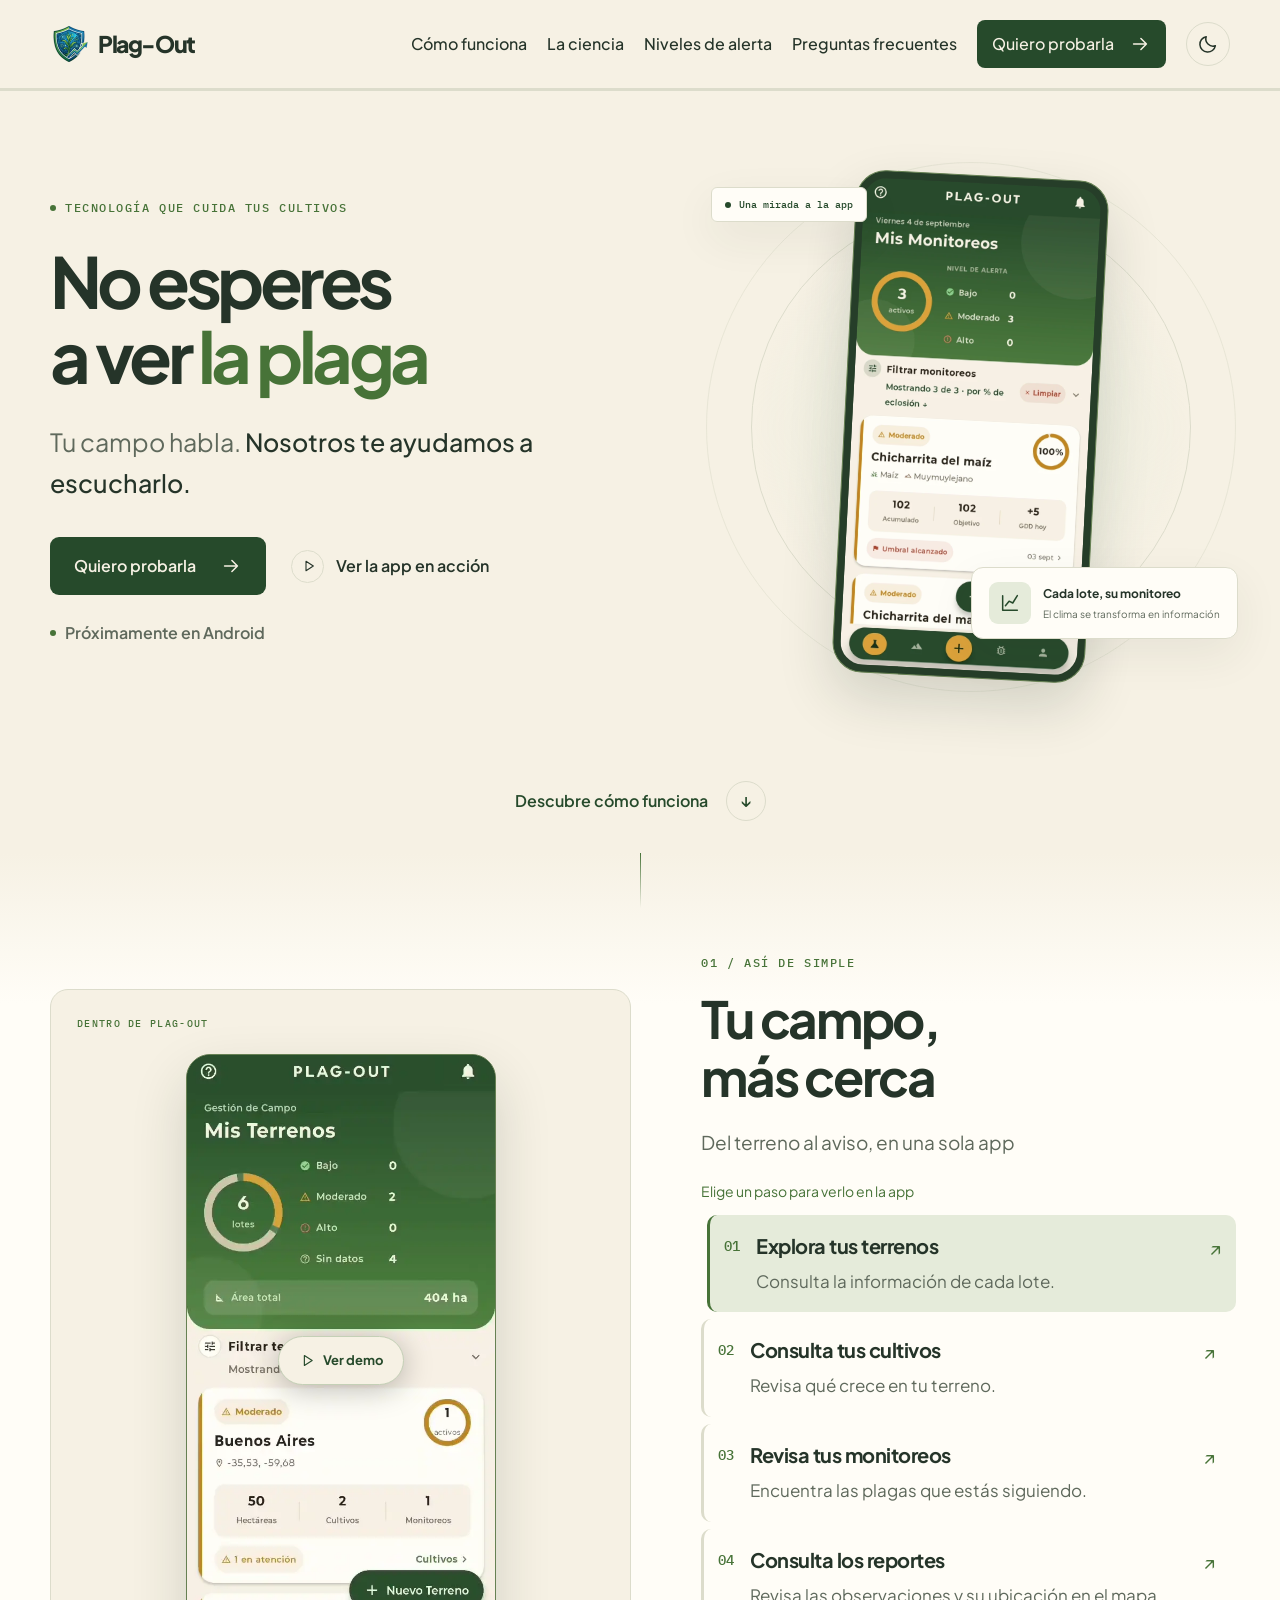
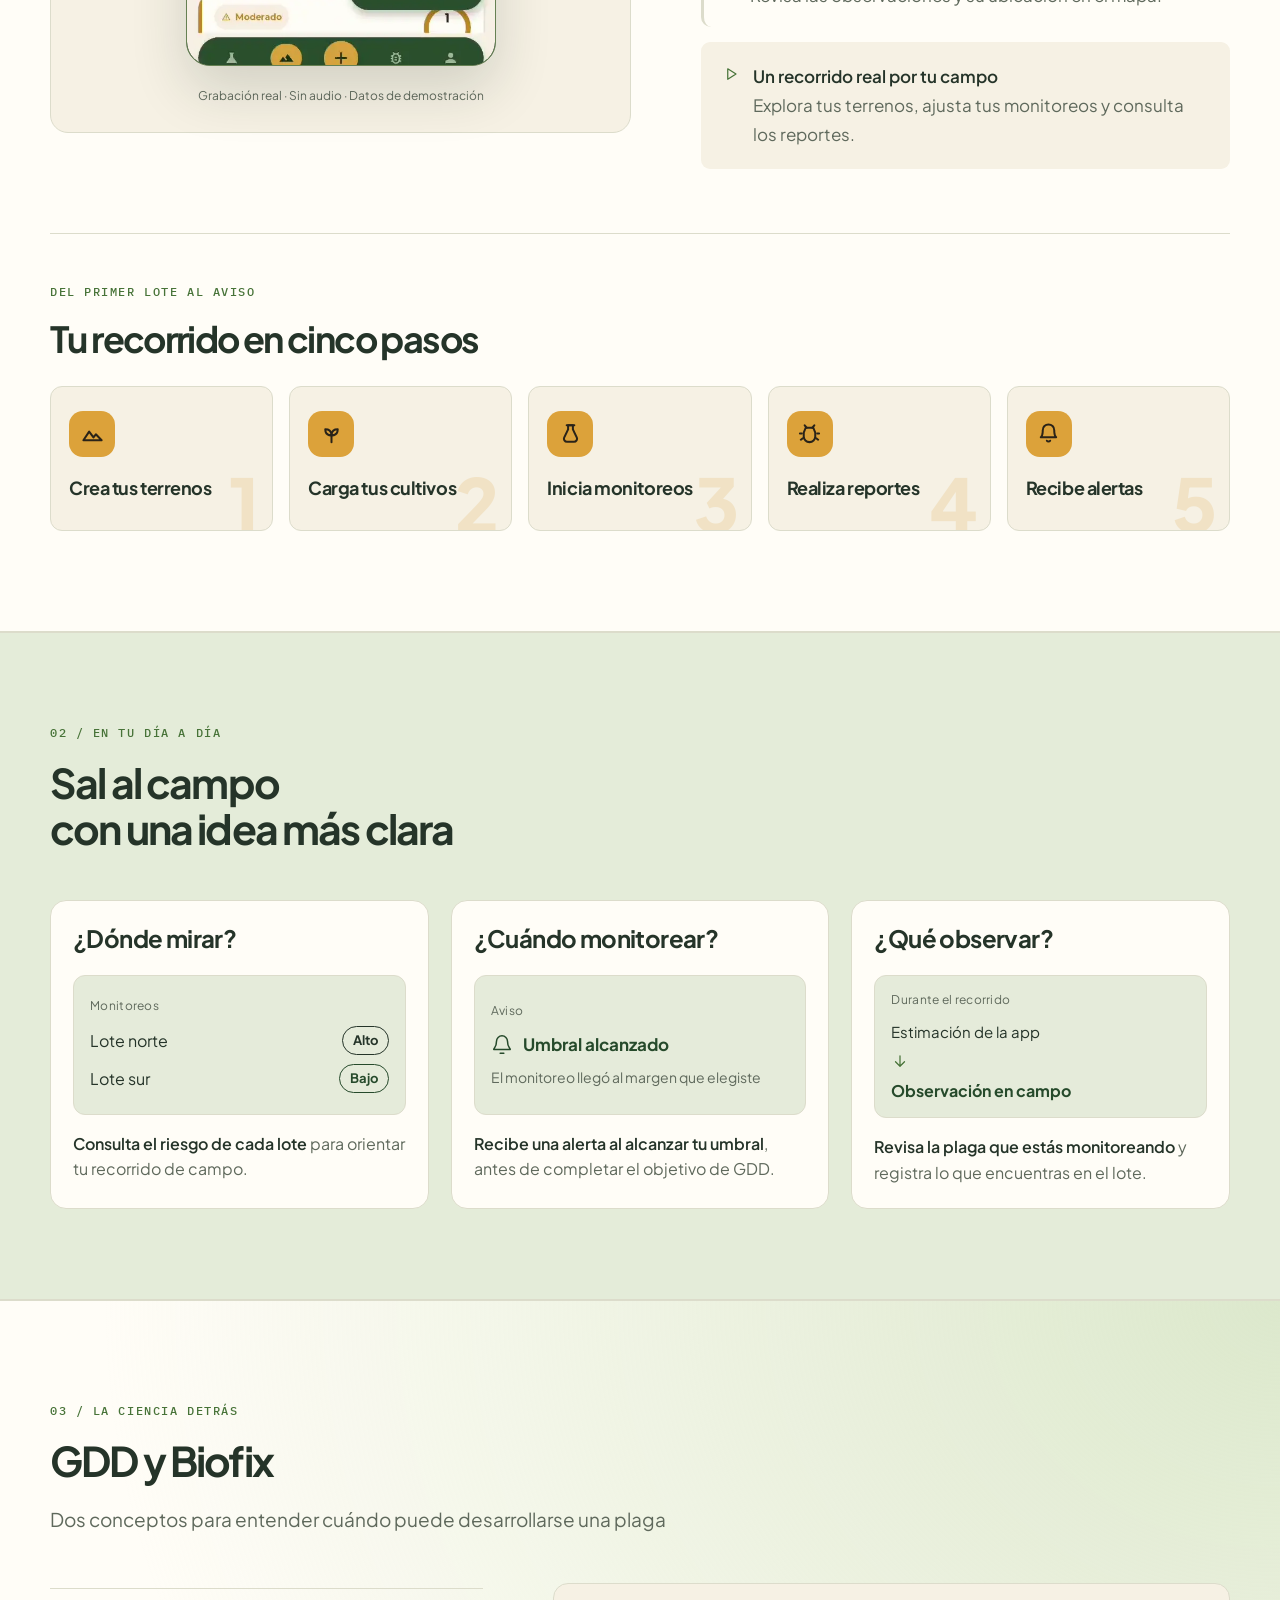
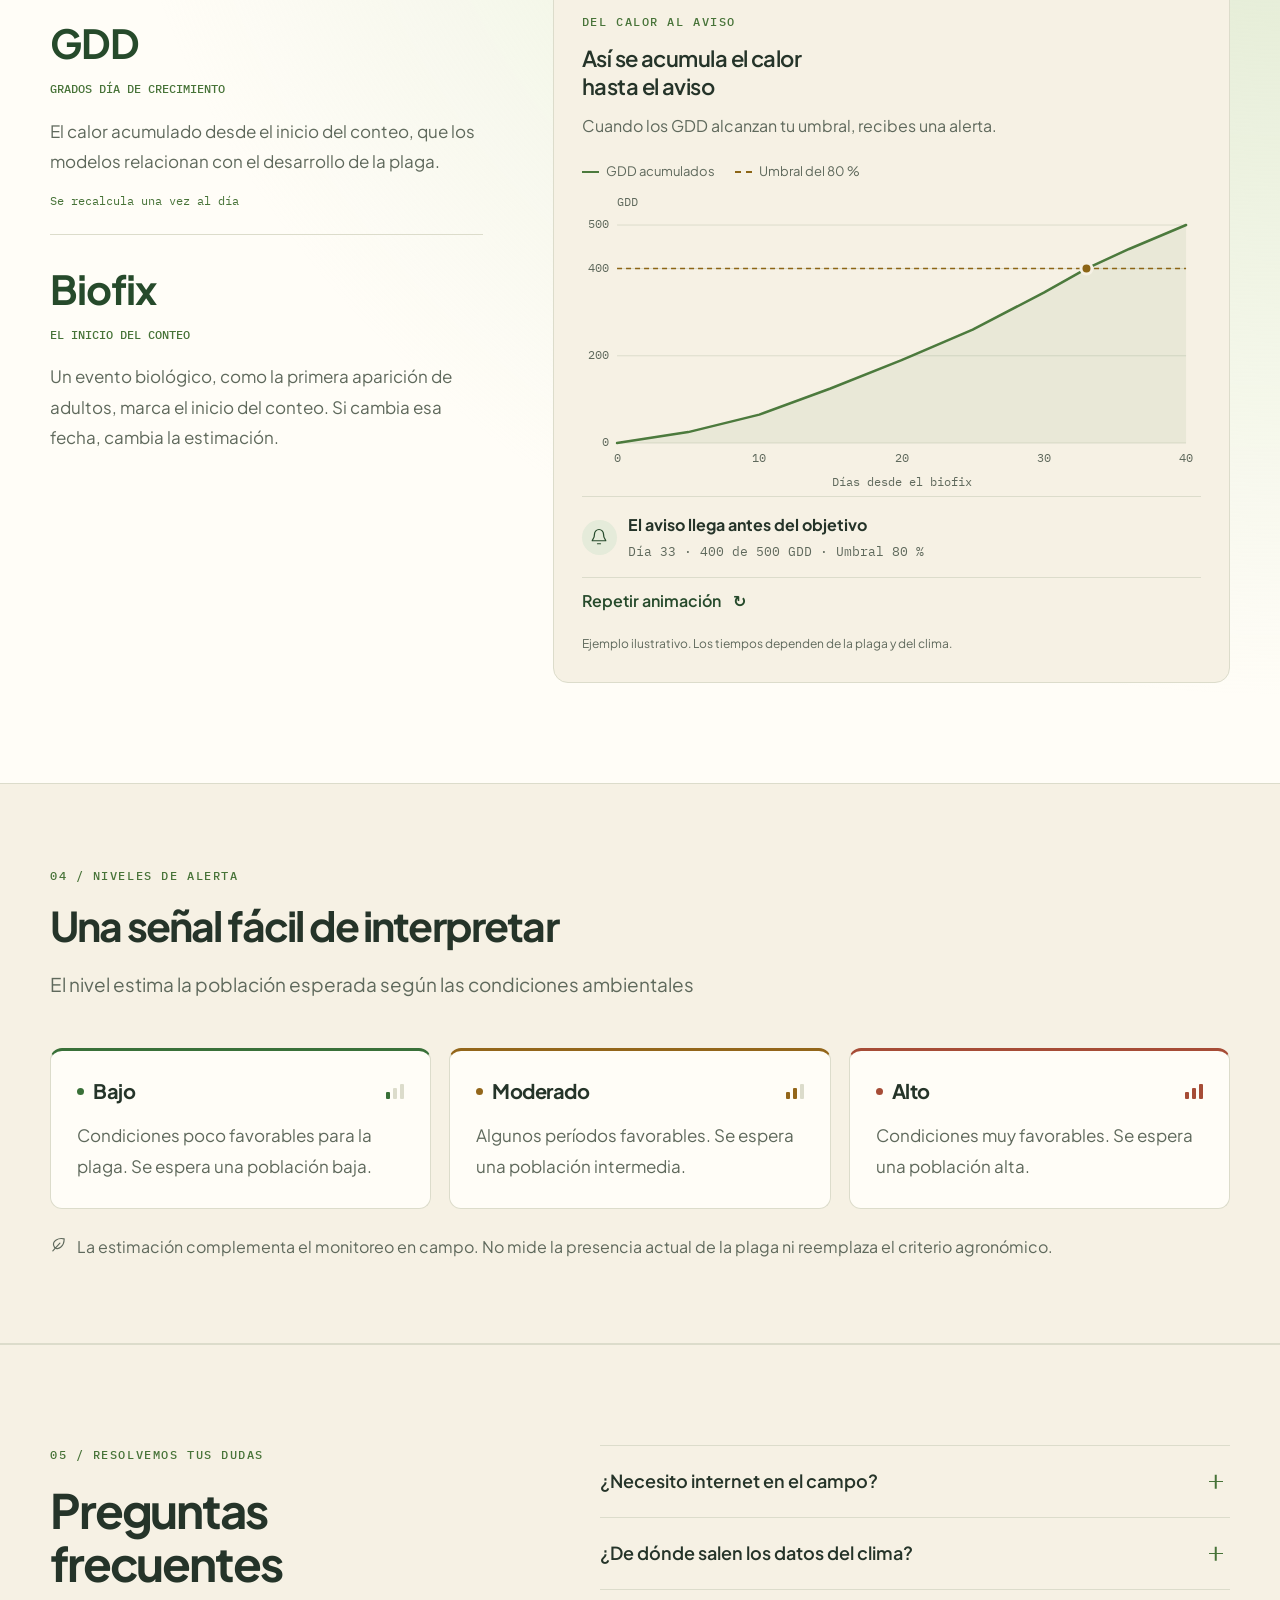
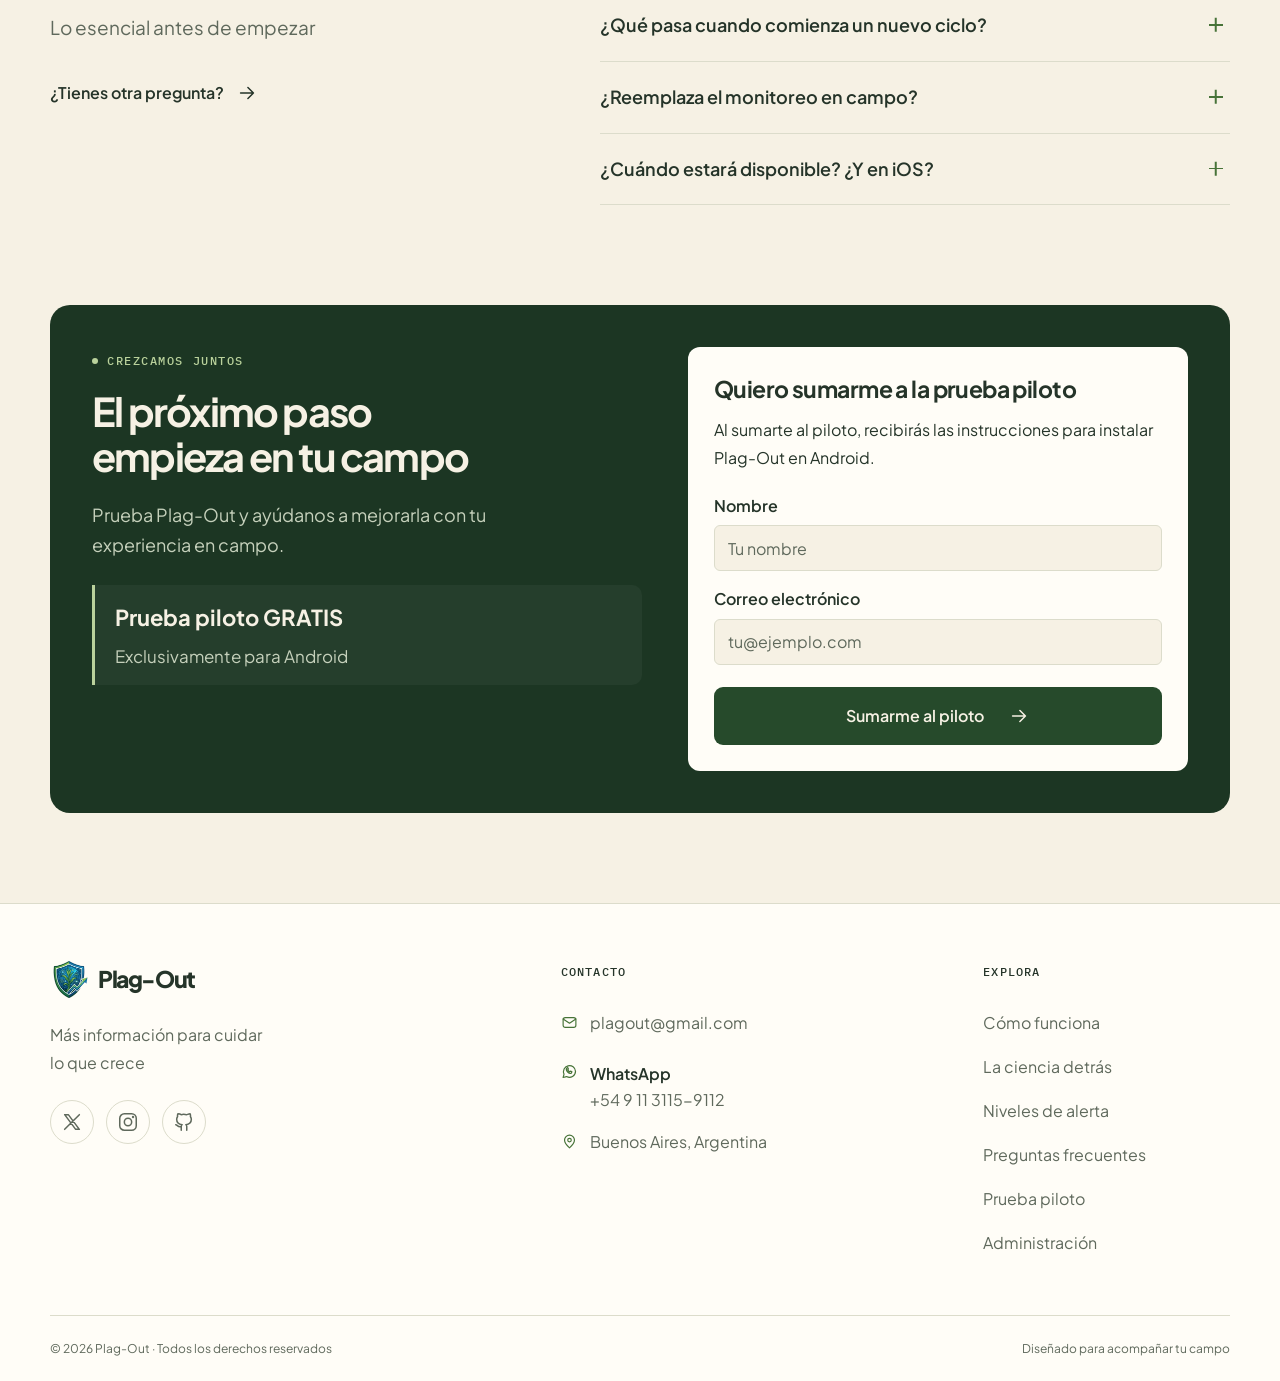
<file: index.html>
<!doctype html>
<html lang="es-419">
<head>
  <meta charset="utf-8">
  <meta name="viewport" content="width=device-width, initial-scale=1, viewport-fit=cover">
  <title>Plag-Out — Anticipa las plagas en tus cultivos</title>
  <meta name="description" content="Conoce el riesgo de plagas en tus lotes con datos climáticos, monitoreos y avisos anticipados. Descubre Plag-Out, próximamente en Android.">
  <meta name="robots" content="noindex, nofollow">
  <meta property="og:title" content="Plag-Out — Anticipa las plagas en tus cultivos">
  <meta property="og:description" content="El clima de tus lotes, convertido en información para decidir cuándo mirar más de cerca.">
  <meta property="og:type" content="website">
  <link rel="icon" href="assets/logo.png" type="image/png">
  <link rel="preconnect" href="https://fonts.googleapis.com">
  <link rel="preconnect" href="https://fonts.gstatic.com" crossorigin>
  <link href="https://fonts.googleapis.com/css2?family=Plus+Jakarta+Sans:wght@400;500;600;700;800&family=IBM+Plex+Mono:wght@400;500;600&display=swap" rel="stylesheet">
  <script>try{const t=localStorage.getItem('plagout-theme');if(t==='light'||t==='dark')document.documentElement.dataset.theme=t;}catch{}</script>
  <link rel="stylesheet" href="styles.css?v=20260909-video2">
  <script src="app.js?v=20260909-video2" defer></script>
</head>
<body id="top">
  <a class="skip-link" href="#contenido">Ir al contenido</a>
  <svg class="svg-defs" xmlns="http://www.w3.org/2000/svg" aria-hidden="true"><defs>
    <symbol id="i-arrow" viewBox="0 0 24 24"><path d="M5 12h14m-6-6 6 6-6 6"/></symbol>
    <symbol id="i-up" viewBox="0 0 24 24"><path d="M12 19V5m-6 6 6-6 6 6"/></symbol>
    <symbol id="i-leaf" viewBox="0 0 24 24"><path d="M20 4c-9-2-16 3-15 9 1 5 6 6 10 3 4-3 5-8 5-12ZM4 21l10-11"/></symbol>
    <symbol id="i-pin" viewBox="0 0 24 24"><path d="M19 10c0 5-7 11-7 11S5 15 5 10a7 7 0 1 1 14 0Z"/><circle cx="12" cy="10" r="2.5"/></symbol>
    <symbol id="i-bell" viewBox="0 0 24 24"><path d="M18 8a6 6 0 0 0-12 0c0 7-3 7-3 9h18c0-2-3-2-3-9M10 21h4"/></symbol>
    <symbol id="i-chart" viewBox="0 0 24 24"><path d="M4 4v16h16M7 15l4-5 4 2 5-8"/></symbol>
    <symbol id="i-check" viewBox="0 0 24 24"><path d="m5 12 4 4L19 6"/></symbol>
    <symbol id="i-mail" viewBox="0 0 24 24"><rect x="3" y="5" width="18" height="14" rx="3"/><path d="m3 7 9 6 9-6"/></symbol>
    <symbol id="i-whatsapp" viewBox="0 0 24 24"><path d="M20.5 11.8a8.5 8.5 0 0 1-12.7 7.4L3 20.5l1.3-4.7a8.5 8.5 0 1 1 16.2-4Z"/><path d="M8 7.5c-2 3 3.5 8.5 6.5 7l1-2-2-1-1 1c-1.4-.6-2.4-1.6-3-3l1-1-1-2-1.5 1Z"/></symbol>
    <symbol id="i-sun" viewBox="0 0 24 24"><circle cx="12" cy="12" r="4"/><path d="M12 2v2m0 16v2M2 12h2m16 0h2M5 5l1.5 1.5m11 11L19 19M5 19l1.5-1.5m11-11L19 5"/></symbol>
    <symbol id="i-moon" viewBox="0 0 24 24"><path d="M20 14A8 8 0 0 1 10 4a8.5 8.5 0 1 0 10 10Z"/></symbol>
    <symbol id="i-play" viewBox="0 0 24 24"><path d="m9 5 11 7-11 7Z"/></symbol>
  </defs></svg>

  <header class="header" id="header">
    <div class="wrap header-inner">
      <a class="brand" href="#top" aria-label="Plag-Out, inicio"><img src="assets/logo.webp" alt="" width="38" height="40"><span>Plag-Out</span></a>
      <nav class="nav-links" id="section-nav" aria-label="Secciones">
        <a href="#como-funciona">Cómo funciona</a>
        <a href="#ciencia">La ciencia</a>
        <a href="#alertas">Niveles de alerta</a>
        <a href="#faq">Preguntas frecuentes</a>
        <a class="nav-cta" href="#contacto">Quiero probarla <svg class="icon"><use href="#i-arrow"/></svg></a>
      </nav>
      <div class="header-tools">
        <button class="icon-button" id="theme-toggle" aria-label="Cambiar tema" type="button"><svg class="icon theme-moon"><use href="#i-moon"/></svg><svg class="icon theme-sun"><use href="#i-sun"/></svg></button>
        <button class="menu-toggle" id="menu-toggle" aria-controls="section-nav" aria-expanded="false" type="button"><span>Menú</span><span class="menu-lines" aria-hidden="true"></span></button>
      </div>
    </div>
    <div class="reading-progress" aria-hidden="true"><span id="reading-progress-fill"></span></div>
  </header>

  <main id="contenido">
    <section class="hero" aria-labelledby="hero-title">
      <div class="wrap hero-grid">
        <div class="hero-copy">
          <p class="eyebrow"><span class="status-dot"></span> Tecnología que cuida tus cultivos</p>
          <h1 id="hero-title">No esperes<br>a ver <em>la plaga</em></h1>
          <p class="hero-description">Tu campo habla. <strong>Nosotros te ayudamos a escucharlo.</strong></p>
          <div class="hero-actions"><a class="button primary" href="#contacto">Quiero probarla <svg class="icon"><use href="#i-arrow"/></svg></a><a class="text-link" href="#como-funciona"><span class="small-play"><svg class="icon"><use href="#i-play"/></svg></span> Ver la app en acción</a></div>
          <p class="availability"><span class="status-dot"></span> Próximamente en Android</p>
        </div>
        <div class="hero-visual">
          <div class="orbit orbit-one" aria-hidden="true"></div><div class="orbit orbit-two" aria-hidden="true"></div>
          <div class="visual-tag"><span class="status-dot"></span> Una mirada a la app</div>
          <figure class="phone hero-phone"><img src="assets/monitoreos-portada.webp" width="648" height="1332" alt="Pantalla de Mis Monitoreos de Plag-Out, con plagas, grados día acumulados y niveles de alerta" fetchpriority="high"></figure>
          <div class="insight-card"><span class="insight-icon"><svg class="icon"><use href="#i-chart"/></svg></span><div><strong>Cada lote, su monitoreo</strong><span>El clima se transforma en información</span></div></div>
        </div>
      </div>
      <div class="hero-bridge wrap"><a href="#como-funciona">Descubre cómo funciona <span aria-hidden="true">↓</span></a></div>
    </section>

    <section class="section how" id="como-funciona" aria-labelledby="how-title">
      <div class="wrap how-grid">
        <div class="how-copy">
          <p class="eyebrow">01 / Así de simple</p>
          <h2 id="how-title">Tu campo,<br>más cerca</h2>
          <p class="lead">Del terreno al aviso, en una sola app</p>
          <p class="step-hint">Elige un paso para verlo en la app</p>
          <ol class="steps" aria-label="Pasos del recorrido en video">
            <li data-demo-phase="0" class="is-active"><button class="step-button" type="button" aria-controls="app-demo" aria-label="Ver paso 1: Explora tus terrenos"><span class="step-number">01</span><span class="step-copy"><span class="step-title">Explora tus terrenos</span><span class="step-description">Consulta la información de cada lote.</span></span><span class="step-play" aria-hidden="true">↗</span></button></li>
            <li data-demo-phase="1"><button class="step-button" type="button" aria-controls="app-demo" aria-label="Ver paso 2: Consulta tus cultivos"><span class="step-number">02</span><span class="step-copy"><span class="step-title">Consulta tus cultivos</span><span class="step-description">Revisa qué crece en tu terreno.</span></span><span class="step-play" aria-hidden="true">↗</span></button></li>
            <li data-demo-phase="2"><button class="step-button" type="button" aria-controls="app-demo" aria-label="Ver paso 3: Revisa tus monitoreos"><span class="step-number">03</span><span class="step-copy"><span class="step-title">Revisa tus monitoreos</span><span class="step-description">Encuentra las plagas que estás siguiendo.</span></span><span class="step-play" aria-hidden="true">↗</span></button></li>
            <li data-demo-phase="3"><button class="step-button" type="button" aria-controls="app-demo" aria-label="Ver paso 4: Consulta los reportes"><span class="step-number">04</span><span class="step-copy"><span class="step-title">Consulta los reportes</span><span class="step-description">Revisa las observaciones y su ubicación en el mapa.</span></span><span class="step-play" aria-hidden="true">↗</span></button></li>
          </ol>
          <div class="demo-note"><svg class="icon"><use href="#i-play"/></svg><p><strong>Un recorrido real por tu campo</strong><br>Explora tus terrenos, ajusta tus monitoreos y consulta los reportes.</p></div>
        </div>
        <div class="demo-panel">
          <div class="demo-panel-top"><span class="eyebrow">Dentro de Plag-Out</span></div>
          <div class="demo-stage">
            <div class="demo-phone phone">
              <video id="app-demo" width="576" height="1160" controls muted loop playsinline preload="none" poster="assets/demo-recorrido-v2.webp" aria-label="Demostración de Plag-Out: terrenos, cultivos, monitoreos y reportes" aria-describedby="demo-description"><source data-src="assets/demo-recorrido-v2.mp4" type="video/mp4">Tu navegador no admite video. El recorrido muestra cómo consultar un terreno, abrir su cultivo, ajustar un monitoreo y consultar reportes en el mapa.</video><img class="demo-loading-poster" src="assets/demo-recorrido-v2.webp" alt="" aria-hidden="true" width="576" height="1160">
              <button type="button" class="demo-play" id="demo-play" aria-label="Reproducir demo de la app"><svg class="icon"><use href="#i-play"/></svg><span>Ver demo</span></button>
              <div class="video-overlay-controls"><button class="video-icon-button" id="demo-control" type="button" aria-label="Reproducir demo"><svg class="icon" aria-hidden="true" viewBox="0 0 24 24"><path class="pause-glyph" d="M8 5v14M16 5v14"/><path class="play-glyph" d="m8 5 11 7-11 7Z"/></svg></button><button class="video-icon-button" id="demo-fullscreen" type="button" aria-label="Ampliar video"><svg class="icon" aria-hidden="true" viewBox="0 0 24 24"><path d="M8 3H3v5m13-5h5v5M3 16v5h5m13-5v5h-5"/></svg></button></div>
            </div>
          </div>

          <p class="micro" id="demo-description">Grabación real · Sin audio · Datos de demostración</p>
        </div>
      </div>
      <div class="wrap journey" aria-labelledby="journey-title"><div class="section-heading"><p class="eyebrow">Del primer lote al aviso</p><h2 id="journey-title">Tu recorrido en cinco pasos</h2></div>    <div class="journey-steps">
      <article class="journey-step">
        <span class="journey-icon" aria-hidden="true"><svg viewBox="0 0 24 24" fill="none" stroke="currentColor" stroke-width="2.1" stroke-linecap="round" stroke-linejoin="round" aria-hidden="true"><path d="m2.5 19 6-9 4.5 6 2.5-3.2L21.5 19H2.5Z"/></svg></span>
        <h3>Crea tus terrenos</h3>
        <span class="journey-number" aria-hidden="true">1</span>
      </article>

      <article class="journey-step">
        <span class="journey-icon" aria-hidden="true"><svg viewBox="0 0 24 24" fill="none" stroke="currentColor" stroke-width="2.1" stroke-linecap="round" stroke-linejoin="round" aria-hidden="true"><path d="M12 21v-7"/><path d="M12 14c0-4-2.5-6.5-6.5-6.5C5.5 11.5 8 14 12 14Z"/><path d="M12 14c0-4 2.5-6.5 6.5-6.5C18.5 11.5 16 14 12 14Z"/></svg></span>
        <h3>Carga tus cultivos</h3>
        <span class="journey-number" aria-hidden="true">2</span>
      </article>

      <article class="journey-step">
        <span class="journey-icon" aria-hidden="true"><svg viewBox="0 0 24 24" fill="none" stroke="currentColor" stroke-width="2.1" stroke-linecap="round" stroke-linejoin="round" aria-hidden="true"><path d="M9.5 3.5h5v4.2l4 8.4a3.2 3.2 0 0 1-2.9 4.6H8.4a3.2 3.2 0 0 1-2.9-4.6l4-8.4V3.5Z"/><path d="M8 3.5h8"/></svg></span>
        <h3>Inicia monitoreos</h3>
        <span class="journey-number" aria-hidden="true">3</span>
      </article>

      <article class="journey-step">
        <span class="journey-icon" aria-hidden="true"><svg viewBox="0 0 24 24" fill="none" stroke="currentColor" stroke-width="2.1" stroke-linecap="round" stroke-linejoin="round" aria-hidden="true"><path d="M8 6h8l2 5v4a6 6 0 0 1-12 0v-4l2-5Z"/><path d="M9 6 7 3.5M15 6l2-2.5M4 12H2M22 12h-2M5 17l-2 1.5M19 17l2 1.5"/></svg></span>
        <h3>Realiza reportes</h3>
        <span class="journey-number" aria-hidden="true">4</span>
      </article>

      <article class="journey-step">
        <span class="journey-icon" aria-hidden="true"><svg viewBox="0 0 24 24" fill="none" stroke="currentColor" stroke-width="2.1" stroke-linecap="round" stroke-linejoin="round" aria-hidden="true"><path d="M18 8.5a6 6 0 1 0-12 0c0 6-2 7.5-2 7.5h16s-2-1.5-2-7.5Z"/><path d="M13.7 19.5a2 2 0 0 1-3.4 0"/></svg></span>
        <h3>Recibe alertas</h3>
        <span class="journey-number" aria-hidden="true">5</span>
      </article>
    </div>
      </div>
    </section>

    <section class="section benefits" id="beneficios" aria-labelledby="benefits-title">
      <div class="wrap">
        <div class="section-heading"><p class="eyebrow">02 / En tu día a día</p><h2 id="benefits-title">Sal al campo<br>con una idea más clara</h2></div>
        <div class="decision-grid">
          <article class="decision-card"><h3 class="decision-question">¿Dónde mirar?</h3><div class="benefit-example"><span class="example-caption">Monitoreos</span><div class="lot-example"><span>Lote norte</span><strong class="example-risk-high">Alto</strong></div><div class="lot-example"><span>Lote sur</span><strong class="example-risk-low">Bajo</strong></div></div><p><strong>Consulta el riesgo de cada lote</strong> para orientar tu recorrido de campo.</p></article>
          <article class="decision-card"><h3 class="decision-question">¿Cuándo monitorear?</h3><div class="benefit-example"><span class="example-caption">Aviso</span><div class="notice-example"><svg class="icon" aria-hidden="true"><use href="#i-bell"/></svg><strong>Umbral alcanzado</strong></div><span class="example-detail">El monitoreo llegó al margen que elegiste</span></div><p><strong>Recibe una alerta al alcanzar tu umbral</strong>, antes de completar el objetivo de GDD.</p></article>
          <article class="decision-card"><h3 class="decision-question">¿Qué observar?</h3><div class="benefit-example"><span class="example-caption">Durante el recorrido</span><div class="observe-example"><span>Estimación de la app</span><svg class="icon" aria-hidden="true"><use href="#i-arrow"/></svg><strong>Observación en campo</strong></div></div><p><strong>Revisa la plaga que estás monitoreando</strong> y registra lo que encuentras en el lote.</p></article>
        </div>
      </div>
    </section>

    <section class="section science" id="ciencia" aria-labelledby="science-title">
      <div class="wrap">
        <div class="section-heading"><p class="eyebrow">03 / La ciencia detrás</p><h2 id="science-title">GDD y Biofix</h2><p class="lead">Dos conceptos para entender cuándo puede desarrollarse una plaga</p></div>
        <div class="science-grid">
          <div class="definitions">
            <article class="definition"><h3>GDD</h3><span class="definition-label">Grados Día de Crecimiento</span><p>El calor acumulado desde el inicio del conteo, que los modelos relacionan con el desarrollo de la plaga.</p><span class="definition-foot">Se recalcula una vez al día</span></article>
            <article class="definition"><h3>Biofix</h3><span class="definition-label">El inicio del conteo</span><p>Un evento biológico, como la primera aparición de adultos, marca el inicio del conteo. Si cambia esa fecha, cambia la estimación.</p></article>
          </div>
          <figure class="chart-card" id="chart-card">
            <figcaption><span class="eyebrow">Del calor al aviso</span><h3>Así se acumula el calor<br>hasta el aviso</h3><p>Cuando los GDD alcanzan tu umbral, recibes una alerta.</p></figcaption>
            <div class="chart-legend"><span><i class="legend-line"></i>GDD acumulados</span><span><i class="legend-dash"></i><span id="threshold-legend">Umbral del 80 %</span></span></div>

            <div class="chart-plot"><svg id="gdd-chart" role="img" aria-labelledby="chart-title chart-desc"><title id="chart-title">Acumulación de grados día desde el biofix</title><desc id="chart-desc">Ejemplo ilustrativo: la curva sube desde cero hasta 500 GDD al día 40. Cruza el umbral de 400 GDD, equivalente al 80 %, alrededor del día 33, cuando se emite el aviso.</desc></svg></div>
            <div class="chart-result"><span class="result-icon"><svg class="icon"><use href="#i-bell"/></svg></span><div><strong>El aviso llega antes del objetivo</strong><span id="threshold-result" aria-live="polite" aria-atomic="true">Día 33 · 400 de 500 GDD · Umbral 80 %</span></div></div>
            <button class="text-link chart-replay" type="button" id="chart-replay">Repetir animación <span aria-hidden="true">↻</span></button><p class="micro">Ejemplo ilustrativo. Los tiempos dependen de la plaga y del clima.</p>
          </figure>
        </div>
      </div>
    </section>

    <section class="section alerts" id="alertas" aria-labelledby="alerts-title">
      <div class="wrap">
        <div class="section-heading"><p class="eyebrow">04 / Niveles de alerta</p><h2 id="alerts-title">Una señal fácil de interpretar</h2><p class="lead">El nivel estima la población esperada según las condiciones ambientales</p></div>
        <div class="alert-grid">
          <article class="alert-card risk-low"><div class="risk-label"><span class="risk-dot"></span><h3>Bajo</h3><span class="risk-bars" aria-hidden="true"><i></i><i></i><i></i></span></div><p>Condiciones poco favorables para la plaga. Se espera una población baja.</p></article>
          <article class="alert-card risk-medium"><div class="risk-label"><span class="risk-dot"></span><h3>Moderado</h3><span class="risk-bars" aria-hidden="true"><i></i><i></i><i></i></span></div><p>Algunos períodos favorables. Se espera una población intermedia.</p></article>
          <article class="alert-card risk-high"><div class="risk-label"><span class="risk-dot"></span><h3>Alto</h3><span class="risk-bars" aria-hidden="true"><i></i><i></i><i></i></span></div><p>Condiciones muy favorables. Se espera una población alta.</p></article>
        </div>
        <p class="field-note"><svg class="icon"><use href="#i-leaf"/></svg>La estimación complementa el monitoreo en campo. No mide la presencia actual de la plaga ni reemplaza el criterio agronómico.</p>
      </div>
    </section>

    <section class="section faq" id="faq" aria-labelledby="faq-title">
      <div class="wrap faq-grid">
        <div class="faq-heading"><p class="eyebrow">05 / Resolvemos tus dudas</p><h2 id="faq-title">Preguntas<br>frecuentes</h2><p class="lead">Lo esencial antes de empezar</p><a class="text-link" href="#contacto">¿Tienes otra pregunta? <svg class="icon"><use href="#i-arrow"/></svg></a></div>
        <div class="faq-list">
          <details><summary>¿Necesito internet en el campo?<span class="plus" aria-hidden="true"></span></summary><div class="detail-content"><p>Puedes consultar los datos guardados en tu teléfono sin conexión. Para actualizarlos necesitas internet; la copia local puede estar desactualizada.</p></div></details>
          <details><summary>¿De dónde salen los datos del clima?<span class="plus" aria-hidden="true"></span></summary><div class="detail-content"><p>De las coordenadas de cada terreno. Con esos datos climáticos, Plag-Out recalcula diariamente los GDD de los monitoreos activos.</p></div></details>
          <details><summary>¿Qué pasa cuando comienza un nuevo ciclo?<span class="plus" aria-hidden="true"></span></summary><div class="detail-content"><p>Al completar los GDD de una generación, la app avisa de un nuevo biofix y reinicia el conteo. La estimación depende del modelo de cada plaga.</p></div></details>
          <details><summary>¿Reemplaza el monitoreo en campo?<span class="plus" aria-hidden="true"></span></summary><div class="detail-content"><p>No. Ayuda a decidir dónde y cuándo observar. Aplicar un control requiere observación en campo y criterio agronómico.</p></div></details>
          <details><summary>¿Cuándo estará disponible? ¿Y en iOS?<span class="plus" aria-hidden="true"></span></summary><div class="detail-content"><p>Preparamos pruebas piloto sin costo en Android. iOS está en los planes, todavía sin fecha.</p></div></details>
        </div>
      </div>
    </section>

    <section class="contact-section" id="contacto" aria-labelledby="contact-title">
      <div class="wrap"><div class="contact-panel">
        <div class="contact-copy"><p class="eyebrow"><span class="status-dot"></span> Crezcamos juntos</p><h2 id="contact-title">El próximo paso<br>empieza en tu campo</h2><p class="lead">Prueba Plag-Out y ayúdanos a mejorarla con tu experiencia en campo.</p><div class="pilot-note"><strong>Prueba piloto GRATIS</strong><span>Exclusivamente para Android</span></div></div>
        <div class="form-card"><h3>Quiero sumarme a la prueba piloto</h3>
          <p class="pilot-next" id="form-help"><svg class="icon" aria-hidden="true"><use href="#i-arrow"/></svg><span>Al sumarte al piloto, recibirás las instrucciones para instalar Plag-Out en Android.</span></p>
          <form id="pilot-form" action="https://formsubmit.co/diegohcanetti@gmail.com" method="POST" aria-describedby="form-help">
            <input type="hidden" name="_next" value="https://plag-out-landing-page.vercel.app/inscripcion.html">
            <input type="hidden" name="_subject" value="Plag-Out: nueva solicitud para el piloto">
            <input type="hidden" name="_template" value="table">
            <input type="hidden" name="_autoresponse" value="Gracias por tu interés en Plag-Out. Recibimos tu solicitud para participar en la prueba piloto gratuita, exclusiva para Android. Próximamente te enviaremos las instrucciones para instalar la app. Equipo Plag-Out.">
            <div class="form-field"><label for="f-name">Nombre</label><input id="f-name" name="name" autocomplete="given-name" placeholder="Tu nombre" required minlength="2" maxlength="100" aria-describedby="e-name"><span class="error" id="e-name"></span></div>
            <div class="form-field"><label for="f-mail">Correo electrónico</label><input id="f-mail" name="email" type="email" autocomplete="email" placeholder="tu@ejemplo.com" required maxlength="254" aria-describedby="e-mail"><span class="error" id="e-mail"></span></div>
            <button class="button primary" type="submit">Sumarme al piloto <svg class="icon"><use href="#i-arrow"/></svg></button>
            <p class="form-status" id="form-status" role="status" tabindex="-1" hidden></p>
          </form>
        </div>
      </div></div>
    </section>
  </main>

  <footer class="footer"><div class="wrap"><div class="footer-grid">
    <div class="footer-brand"><a class="brand" href="#top"><img src="assets/logo.webp" alt="" width="38" height="40"><span>Plag-Out</span></a><p>Más información para cuidar<br>lo que crece</p><div class="social-icons" aria-label="Redes sociales, enlaces próximamente"><span role="img" aria-label="X, próximamente" title="X · Próximamente"><svg class="icon" viewBox="0 0 24 24"><path d="M4 4h4l12 16h-4ZM20 4 4 20"/></svg></span><span role="img" aria-label="Instagram, próximamente" title="Instagram · Próximamente"><svg class="icon" viewBox="0 0 24 24"><rect x="3" y="3" width="18" height="18" rx="5"/><circle cx="12" cy="12" r="4"/><circle cx="17.5" cy="6.5" r=".5"/></svg></span><span role="img" aria-label="GitHub, próximamente" title="GitHub · Próximamente"><svg class="icon" viewBox="0 0 24 24"><path d="M9 21v-4c-4 1-4-2-6-2m12 6v-4c0-1-.3-2-1-2 4-.5 6-2 6-6 0-1-.4-2-1-3 .2-1 .2-2-.3-3-2 0-3 1-4 1a12 12 0 0 0-6 0C8 3 7 3 5.3 3c-.5 1-.5 2-.3 3-.6 1-1 2-1 3 0 4 2 5.5 6 6-.7 0-1 1-1 2"/></svg></span></div></div>
    <div><h2 class="footer-title">Contacto</h2><ul class="contact-list"><li><svg class="icon"><use href="#i-mail"/></svg><a href="mailto:plagout@gmail.com">plagout@gmail.com</a></li><li class="whatsapp-contact"><svg class="icon"><use href="#i-whatsapp"/></svg><a class="whatsapp-link" href="https://wa.me/5491131159112"><span class="contact-label">WhatsApp</span><span class="contact-number">+54 9 11 3115-9112</span></a></li><li><svg class="icon"><use href="#i-pin"/></svg><span>Buenos Aires, Argentina</span></li></ul></div>
    <nav aria-label="Navegación del pie de página"><h2 class="footer-title">Explora</h2><a href="#como-funciona">Cómo funciona</a><a href="#ciencia">La ciencia detrás</a><a href="#alertas">Niveles de alerta</a><a href="#faq">Preguntas frecuentes</a><a href="#contacto">Prueba piloto</a><!-- URL del panel admin: único lugar a cambiar al publicarlo. --><a href="https://plag-out-admin.vercel.app/login" rel="nofollow">Administración</a></nav>
  </div><div class="footer-bottom"><span>© 2026 Plag-Out · Todos los derechos reservados</span><span>Diseñado para acompañar tu campo</span></div></div></footer>
  <dialog class="video-dialog" id="video-dialog" aria-label="Demo de Plag-Out ampliada"><button class="video-dialog-close" type="button" aria-label="Cerrar video ampliado">Cerrar <span aria-hidden="true">×</span></button><div class="expanded-video-stage"></div></dialog>
  <a class="back-top" id="back-top" href="#top" aria-label="Volver al inicio" hidden><svg class="icon"><use href="#i-up"/></svg></a>
</body>
</html>
</file>
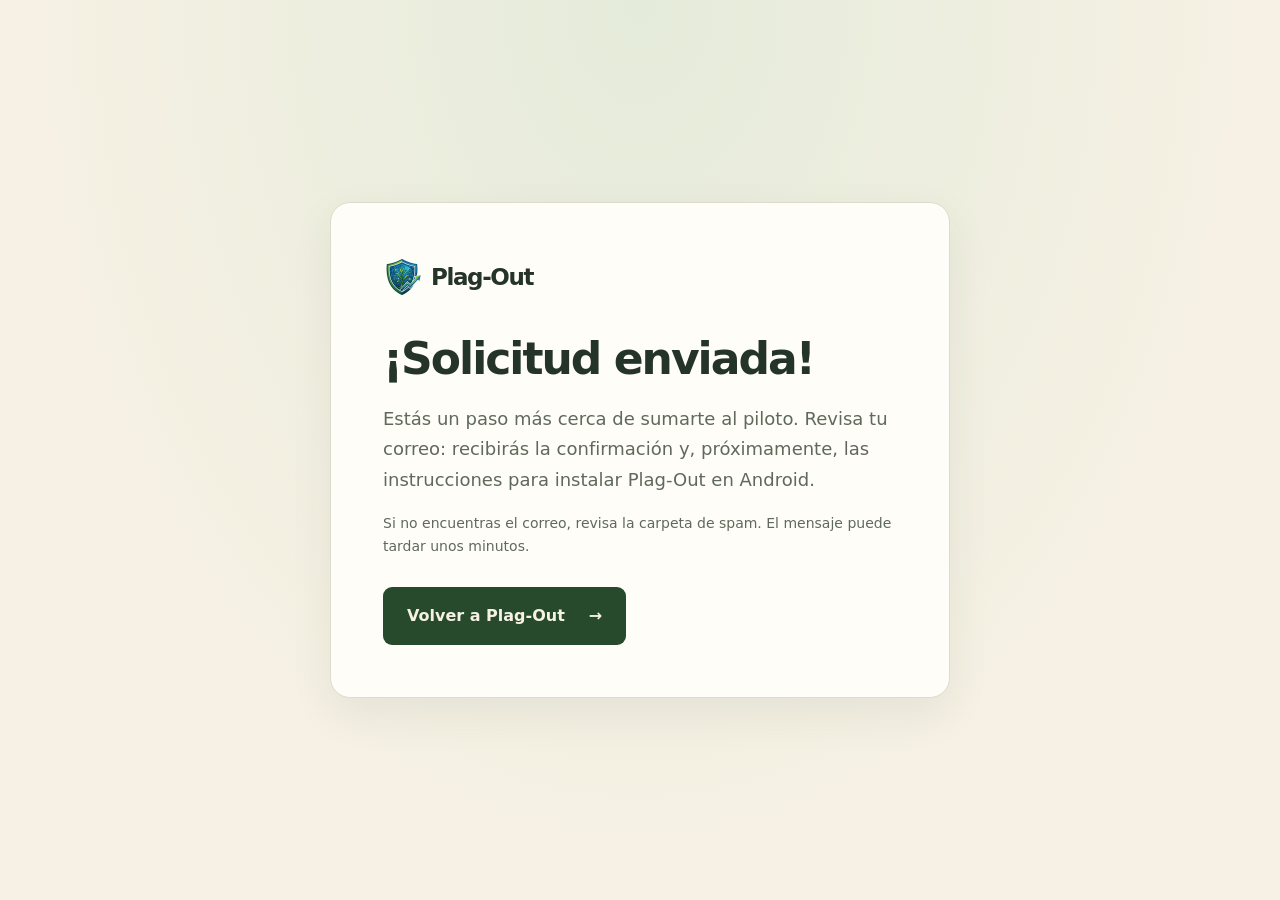
<file: inscripcion.html>
<!doctype html>
<html lang="es-419"><head><meta charset="utf-8"><meta name="viewport" content="width=device-width, initial-scale=1"><meta name="robots" content="noindex"><title>Solicitud enviada · Plag-Out</title><link rel="icon" href="assets/logo.png"><link rel="stylesheet" href="styles.css?v=20260908-6"><script>try{const t=localStorage.getItem('plagout-theme');if(t==='light'||t==='dark')document.documentElement.dataset.theme=t}catch{}</script></head><body><main class="signup-confirmation"><div class="signup-card"><a class="brand" href="./"><img src="assets/logo.webp" alt="" width="38" height="40"><span>Plag-Out</span></a><h1>¡Solicitud enviada!</h1><p>Estás un paso más cerca de sumarte al piloto. Revisa tu correo: recibirás la confirmación y, próximamente, las instrucciones para instalar Plag-Out en Android.</p><p class="micro">Si no encuentras el correo, revisa la carpeta de spam. El mensaje puede tardar unos minutos.</p><a class="button primary" href="./">Volver a Plag-Out <span aria-hidden="true">→</span></a></div></main></body></html>
</file>
<file: styles.css>
:root{
color-scheme:light;
--bg:#f6f1e4;
--surface:#fffdf7;
--soft:#eee9db;
--fg:#253429;
--muted:#5f695c;
--green:#264a2b;
--green-soft:#e5ebda;
--accent:#477338;
--line:#dcdccb;
--gold:#dca23a;
--on-green:#f6f1e4;
--dark:#1c3623;
--chart-line:#4c7a3d;
--warning:#8c6515;
--shadow:0 16px 45px #263c2412;
--header-h:88px;
--sans:'Plus Jakarta Sans',system-ui,sans-serif;
--mono:'IBM Plex Mono',monospace;
}
:root[data-theme=dark]{
color-scheme:dark;
--bg:#162b1d;
--surface:#1d3525;
--soft:#203b29;
--fg:#f6f1e4;
--muted:#b5c4ae;
--green:#b0cf96;
--green-soft:#2c4530;
--accent:#a8c68f;
--line:#3b5140;
--on-green:#182d1e;
--dark:#102417;
--chart-line:#a8c68f;
--warning:#e7b960;
--shadow:0 16px 45px #0002}
@media(prefers-color-scheme:dark){
:root:not([data-theme=light]){
color-scheme:dark;
--bg:#162b1d;
--surface:#1d3525;
--soft:#203b29;
--fg:#f6f1e4;
--muted:#b5c4ae;
--green:#b0cf96;
--green-soft:#2c4530;
--accent:#a8c68f;
--line:#3b5140;
--on-green:#182d1e;
--dark:#102417;
--chart-line:#a8c68f;
--warning:#e7b960;
--shadow:0 16px 45px #0002}
}
*{
box-sizing:border-box}
html{
scroll-behavior:smooth;
scroll-padding-top:calc(var(--header-h) + 22px)}
body{
margin:0;
background:var(--bg);
color:var(--fg);
font-family:var(--sans);
font-size:16px;
line-height:1.6;
-webkit-font-smoothing:antialiased}
button,input{
font:inherit}
button,a,input,summary{
-webkit-tap-highlight-color:transparent}
button{
cursor:pointer}
a{
color:inherit;
text-decoration:none}
p,h1,h2,h3,figure{
margin:0}
h1,h2,h3{
line-height:1.13;
letter-spacing:-.045em}
h2{
font-size:clamp(2rem,3.2vw,2.85rem);
font-weight:700}
h3{
font-size:1.12rem;
letter-spacing:-.025em;
font-weight:700;
line-height:1.4}
img,video{
display:block;
max-width:100%;
height:auto}
svg{
display:block}
.icon{
width:22px;
height:22px;
fill:none;
stroke:currentColor;
stroke-width:1.65;
stroke-linecap:round;
stroke-linejoin:round;
flex:none}
.svg-defs{
position:absolute;
width:0;
height:0;
overflow:hidden}
:focus-visible{
outline:3px solid var(--accent);
outline-offset:5px;
border-radius:4px}
[hidden]{
display:none!important}
.wrap{
width:min(1180px,100% - 96px);
margin-inline:auto}
.section{
padding:100px 0}
.eyebrow{
display:flex;
align-items:center;
gap:9px;
font:500 11px/1.6 var(--mono);
letter-spacing:.13em;
text-transform:uppercase;
color:var(--accent)}
.status-dot{
width:6px;
height:6px;
border-radius:50%;
background:currentColor;
flex:none}
.lead{
font-size:17px;
line-height:1.7;
color:var(--muted);
margin-top:20px;
max-width:52ch}
.section-heading{
margin-bottom:48px}
.section-heading h2{
margin-top:17px}
.split-heading{
display:flex;
align-items:flex-end;
justify-content:space-between;
gap:40px}
.split-heading .lead{
font-size:15px}
.text-link{
display:inline-flex;
align-items:center;
gap:12px;
font-size:14px;
font-weight:600;
min-height:44px}
.text-link:hover{
color:var(--accent)}
.button{
display:inline-flex;
align-items:center;
justify-content:center;
gap:24px;
min-height:52px;
padding:15px 23px;
border:1px solid transparent;
border-radius:9px;
font-weight:600;
font-size:14px;
transition:background .2s,transform .2s,box-shadow .2s}
.primary{
background:var(--green);
color:var(--on-green)}
.primary:hover{
box-shadow:0 5px 20px #264a2b26;
transform:translateY(-2px)}
.micro{
font-size:11px;
color:var(--muted);
line-height:1.6}
.skip-link{
position:fixed;
left:16px;
top:-100px;
padding:12px 20px;
background:var(--green);
color:var(--on-green);
z-index:1000}
.skip-link:focus{
top:12px}
/* Navigation */
.header{
position:sticky;
top:0;
z-index:100;
background:var(--bg);
border-bottom:1px solid var(--line)}
.header-inner{
height:var(--header-h);
display:flex;
align-items:center;
gap:32px}
.brand{
display:inline-flex;
align-items:center;
gap:10px;
font-size:23px;
font-weight:800;
letter-spacing:-.06em;
flex:none;
min-height:44px}
.brand img{
object-fit:contain}
.nav-links{
margin-left:auto;
display:flex;
align-items:center;
gap:25px}
.nav-links>a{
min-height:44px;
display:flex;
align-items:center;
gap:15px;
font-size:15px;
font-weight:500;
position:relative}
.nav-links>a:not(.nav-cta)::after{
content:'';
position:absolute;
left:0;
right:0;
bottom:3px;
height:2px;
background:var(--accent);
transform:scaleX(0);
transition:transform .2s}
.nav-links>a[aria-current=location]::after,.nav-links>a:hover::after{
transform:scaleX(1)}
.nav-links .nav-cta{
background:var(--green);
color:var(--on-green);
border-radius:8px;
padding:11px 18px;
font-size:14px}
.header-tools{
display:flex;
gap:8px}
.icon-button{
width:44px;
height:44px;
border:1px solid var(--line);
border-radius:50%;
display:grid;
place-items:center;
color:var(--fg);
background:transparent}
.icon-button:hover{
background:var(--green-soft)}
.theme-sun{
display:none}
:root[data-theme=dark] .theme-sun{
display:block}
:root[data-theme=dark] .theme-moon{
display:none}
@media(prefers-color-scheme:dark){
:root:not([data-theme=light]) .theme-sun{
display:block}
:root:not([data-theme=light]) .theme-moon{
display:none}
}
.menu-toggle{
display:none}
/* Hero */
.hero{
overflow:hidden}
.hero-grid{
display:grid;
grid-template-columns:1.15fr 1fr;
align-items:center;
gap:65px;
padding-top:58px;
padding-bottom:58px}
.hero-copy{
padding-bottom:10px}
.hero h1{
font-size:clamp(3.4rem,5.5vw,4.9rem);
font-weight:700;
line-height:1.075;
letter-spacing:-.064em;
margin-top:25px}
.hero h1 em{
font-style:normal;
color:var(--accent)}
.hero-description{
max-width:33ch;
color:var(--muted);
font-size:18px;
line-height:1.8;
margin-top:28px}
.hero-description strong{
font-weight:500;
color:var(--fg)}
.hero-actions{
display:flex;
align-items:center;
gap:25px;
margin-top:33px}
.small-play{
display:grid;
place-items:center;
border:1px solid var(--line);
border-radius:50%;
width:33px;
height:33px}
.small-play .icon{
width:16px;
height:16px}
.availability{
display:flex;
align-items:center;
flex-wrap:wrap;
gap:9px;
font-size:11px;
color:var(--muted);
margin-top:25px}
.availability .status-dot{
color:var(--accent)}
.availability-separator{
color:var(--muted);
padding:0 3px}
.hero-visual{
position:relative;
min-height:560px;
display:flex;
justify-content:center;
align-items:center}
.phone{
background:#263e29;
padding:7px;
border:1px solid #668153;
border-radius:30px;
box-shadow:0 24px 55px #172c2129;
overflow:hidden}
.phone img,.phone video{
border-radius:23px;
width:100%}
.hero-phone{
width:253px;
z-index:2;
transform:rotate(3deg);
position:relative}
.orbit{
position:absolute;
width:440px;
aspect-ratio:1;
border-radius:50%;
border:1px solid var(--line)}
.orbit-one{
background:radial-gradient(circle at center,var(--green-soft),transparent 70%)}
.orbit-two{
width:530px;
opacity:.55}
.visual-tag{
position:absolute;
z-index:3;
left:0;
top:40px;
background:var(--surface);
border:1px solid var(--line);
border-radius:6px;
box-shadow:var(--shadow);
padding:10px 13px;
display:flex;
align-items:center;
gap:8px;
font:500 10px var(--mono);
color:var(--green)}
.insight-card{
position:absolute;
z-index:3;
bottom:68px;
right:-8px;
background:var(--surface);
border:1px solid var(--line);
border-radius:12px;
padding:14px 17px;
display:flex;
align-items:center;
gap:12px;
box-shadow:var(--shadow)}
.insight-icon{
padding:10px;
border-radius:9px;
background:var(--green-soft);
color:var(--green)}
.insight-card strong{
display:block;
font-size:12px}
.insight-card span:not(.insight-icon){
display:block;
color:var(--muted);
font-size:10px;
margin-top:3px}
.visual-caption{
position:absolute;
bottom:0;
color:var(--muted);
font:400 9px var(--mono)}
.hero-bottom{
border-top:1px solid var(--line);
padding-block:23px;
display:flex;
align-items:center;
justify-content:space-between;
gap:20px;
color:var(--muted);
font-size:12px}
.hero-bottom>span{
font:400 10px var(--mono);
letter-spacing:.12em}
.hero-bottom>div{
display:flex;
align-items:center;
gap:18px}
.hero-bottom .icon{
width:16px;
height:16px;
opacity:.5}
.hero-bottom>a{
min-height:44px;
display:flex;
align-items:center;
gap:24px}
/* Product demonstration */
.how{
background:var(--surface);
border-block:1px solid var(--line)}
.how-grid{
display:grid;
grid-template-columns:1fr 1fr;
gap:110px;
align-items:center}
.how h2{
margin-top:18px;
font-size:clamp(2.4rem,4vw,3.4rem)}
.steps{
list-style:none;
padding:0;
margin:36px 0 0}
.steps li{
display:flex;
gap:19px;
padding:24px 0;
border-top:1px solid var(--line)}
.step-number{
font:500 11px var(--mono);
padding-top:5px;
color:var(--accent)}
.steps h3{
font-size:16px}
.steps p{
font-size:14px;
line-height:1.7;
margin-top:7px;
color:var(--muted);
max-width:34ch}
.demo-note{
display:flex;
gap:14px;
margin-top:15px;
padding:20px;
background:var(--bg);
border-radius:9px;
color:var(--muted);
font-size:12px}
.demo-note .icon{
width:18px;
height:18px;
color:var(--accent);
margin-top:3px}
.demo-note strong{
font-weight:600;
color:var(--fg)}
.demo-panel{
border-radius:18px;
background:var(--bg);
padding:25px 28px 19px;
border:1px solid var(--line)}
.demo-panel-top{
display:flex;
align-items:center;
justify-content:space-between;
gap:12px}
.demo-panel .eyebrow{
font-size:10px}
.demo-duration{
font:400 10px var(--mono);
color:var(--muted)}
.demo-stage{
display:flex;
justify-content:center;
padding:25px 0 21px}
.demo-phone{
width:231px;
padding:5px;
border-radius:24px;
position:relative}
.demo-phone video{
border-radius:19px;
aspect-ratio:576/1160;
object-fit:cover}
.demo-play{
position:absolute;
inset:0;
margin:auto;
width:126px;
height:49px;
display:flex;
align-items:center;
justify-content:center;
gap:8px;
background:#f6f1e4;
color:#264a2b;
border:1px solid #c4d0b6;
border-radius:30px;
font-size:13px;
font-weight:700;
box-shadow:0 4px 30px #0004}
.demo-play .icon{
width:17px;
height:17px}
.demo-caption{
display:flex;
align-items:center;
gap:11px;
padding:15px 0;
border-top:1px solid var(--line);
font-size:13px;
font-weight:600}
.demo-caption-number{
font:500 10px var(--mono);
background:var(--green-soft);
color:var(--green);
padding:4px 6px;
border-radius:4px}
.demo-caption-line{
height:1px;
flex:1;
background:var(--line);
margin-left:8px}
.demo-panel>.micro{
text-align:center;
font-size:9px}
/* Benefits */
.benefits{
padding-block:90px}
.benefit-grid{
display:grid;
grid-template-columns:repeat(3,1fr);
gap:44px}
.benefit-grid article+article{
border-left:1px solid var(--line);
padding-left:35px}
.feature-icon{
display:grid;
place-items:center;
width:44px;
height:44px;
border-radius:11px;
background:var(--green-soft);
color:var(--green);
margin-bottom:21px}
.benefit-grid p{
font-size:14px;
color:var(--muted);
margin-top:12px;
line-height:1.8;
max-width:32ch}
/* Science and responsive chart */
.science{
background:var(--surface);
border-block:1px solid var(--line)}
.science-grid{
display:grid;
grid-template-columns:.78fr 1.22fr;
gap:70px;
align-items:start}
.definitions{
padding-top:5px}
details{
border-bottom:1px solid var(--line)}
summary{
list-style:none;
cursor:pointer;
display:flex;
align-items:center;
justify-content:space-between;
gap:20px;
min-height:64px}
summary::-webkit-details-marker{
display:none}
.definitions summary{
padding:27px 0}
.definitions details:first-child{
border-top:1px solid var(--line)}
.definitions summary strong{
font-size:37px;
letter-spacing:-.055em;
color:var(--green);
display:block;
font-weight:600;
line-height:1.2}
.definitions summary>span>span{
display:block;
font:400 10px/1.7 var(--mono);
text-transform:uppercase;
letter-spacing:.07em;
margin-top:7px;
color:var(--muted)}
.plus{
width:28px;
height:28px;
position:relative;
flex:none;
color:var(--accent)}
.plus::before,.plus::after{
content:'';
position:absolute;
top:13px;
left:7px;
width:14px;
height:1.5px;
background:currentColor;
transition:transform .2s}
.plus::after{
transform:rotate(90deg)}
details[open] .plus::after{
transform:rotate(0)}
.detail-content{
padding:0 0 24px;
font-size:14px;
color:var(--muted);
line-height:1.8}
.definition-foot{
display:block;
margin-top:16px;
font:400 10px var(--mono);
color:var(--accent)}
.chart-card{
border:1px solid var(--line);
border-radius:15px;
padding:28px;
background:var(--bg);
min-width:0}
.chart-card h3{
font-size:22px;
line-height:1.3;
margin-top:12px;
font-weight:600}
.chart-card figcaption>p{
font-size:13px;
color:var(--muted);
max-width:40ch;
margin-top:12px}
.chart-legend{
display:flex;
flex-wrap:wrap;
gap:10px 20px;
margin-top:23px;
font-size:10px;
color:var(--muted)}
.chart-legend>span{
display:flex;
align-items:center;
gap:7px}
.legend-line{
width:17px;
height:2px;
background:var(--chart-line)}
.legend-dash{
width:17px;
border-top:2px dashed var(--warning)}
.chart-plot{
width:100%;
height:252px;
margin-top:10px}
.chart-plot svg{
width:100%;
height:100%;
overflow:visible}
.chart-grid{
stroke:var(--line);
stroke-width:1}
.chart-axis{
fill:var(--muted);
font-family:var(--mono);
font-size:10px}
.chart-curve{
fill:none;
stroke:var(--chart-line);
stroke-width:2.5;
stroke-linecap:round;
stroke-linejoin:round}
.chart-area{
fill:var(--chart-line);
opacity:.08}
.chart-threshold{
stroke:var(--warning);
stroke-dasharray:5 4;
stroke-width:1.5}
.chart-dot{
fill:var(--warning);
stroke:var(--bg);
stroke-width:3}
.chart-result{
display:flex;
align-items:center;
gap:11px;
padding:15px 0;
border-block:1px solid var(--line);
margin-top:4px}
.result-icon{
width:35px;
height:35px;
display:grid;
place-items:center;
background:var(--green-soft);
border-radius:50%;
color:var(--green)}
.result-icon .icon{
width:18px;
height:18px}
.chart-result strong{
font-size:12px;
display:block}
.chart-result div>span{
font:400 10px/1.6 var(--mono);
color:var(--muted);
display:block;
margin-top:4px}
.chart-card>.micro{
margin-top:12px;
font-size:10px}
/* Risk scale */
.alerts{
padding-block:82px}
.alert-grid{
display:grid;
grid-template-columns:repeat(3,1fr);
gap:18px}
.alert-card{
--risk:#397038;
background:var(--surface);
padding:26px;
border-radius:12px;
border:1px solid var(--line);
border-top:3px solid var(--risk)}
.risk-medium{
--risk:#93661a}
.risk-high{
--risk:#a64c36}
.risk-label{
display:flex;
align-items:center;
gap:9px}
.risk-dot{
width:7px;
height:7px;
border-radius:50%;
background:var(--risk)}
.risk-label h3{
font-size:17px}
.risk-bars{
display:flex;
gap:3px;
margin-left:auto;
align-items:flex-end}
.risk-bars i{
width:4px;
height:7px;
background:var(--line);
border-radius:1px}
.risk-bars i:nth-child(2){
height:11px}
.risk-bars i:nth-child(3){
height:15px}
.risk-bars i:first-child,.risk-medium .risk-bars i:nth-child(2),.risk-high .risk-bars i{
background:var(--risk)}
.alert-card p{
font-size:13px;
color:var(--muted);
line-height:1.8;
margin-top:15px}
.field-note{
display:flex;
gap:10px;
color:var(--muted);
font-size:12px;
line-height:1.8;
margin-top:24px;
max-width:92ch}
.field-note .icon{
width:17px;
height:17px;
margin-top:3px}
/* Frequently asked questions */
.faq{
border-top:1px solid var(--line)}
.faq-grid{
display:grid;
grid-template-columns:.85fr 1.15fr;
gap:85px}
.faq-heading h2{
margin-top:19px;
font-size:clamp(2.4rem,3.7vw,3.2rem)}
.faq-heading .text-link{
margin-top:28px;
font-size:13px}
.faq-list{
border-top:1px solid var(--line)}
.faq-list summary{
padding:21px 0;
font-size:14px;
font-weight:600;
line-height:1.6}
.faq-list .detail-content{
max-width:62ch;
font-size:13px}
/* Contact */
.contact-section{
padding:0 0 90px}
.contact-panel{
display:grid;
grid-template-columns:1.1fr 1fr;
gap:65px;
padding:55px;
border-radius:20px;
background:var(--dark);
color:#f6f1e4;
align-items:center}
.contact-copy .eyebrow{
color:#bad29c}
.contact-copy h2{
font-size:clamp(2rem,3.1vw,2.8rem);
line-height:1.15;
margin-top:24px}
.contact-copy .lead{
color:#c5d0bb;
font-size:15px;
max-width:36ch}
.pilot-note{
display:flex;
align-items:center;
gap:8px;
font-size:11px;
color:#c5d0bb;
margin-top:28px}
.pilot-note .icon{
width:17px;
height:17px;
color:#b9d098}
.form-card{
padding:28px;
background:var(--surface);
color:var(--fg);
border-radius:12px}
.preview-badge{
display:inline-block;
color:var(--muted);
font:400 9px/1.8 var(--mono);
margin-bottom:12px}
.form-card h3{
font-size:18px}
.form-card>p{
font-size:11px;
color:var(--muted);
line-height:1.7;
margin-top:10px}
.form-field{
margin-top:16px}
.form-field label{
display:block;
font-size:12px;
font-weight:600;
margin-bottom:7px}
.form-field input{
width:100%;
min-width:0;
height:46px;
border:1px solid var(--line);
border-radius:6px;
background:var(--bg);
color:var(--fg);
padding:10px 13px;
font-size:16px}
.form-field input::placeholder{
color:var(--muted);
opacity:1}
.form-field input[aria-invalid=true]{
border-color:#b14d39}
.error{
display:block;
color:#a93d2e;
font-size:12px}
.error:not(:empty){
margin-top:5px}
.form-card .button{
width:100%;
margin-top:22px;
min-height:47px;
font-size:13px}
.form-status{
padding:12px;
border:1px solid var(--line);
border-radius:6px;
margin-top:14px;
color:var(--fg);
font-size:12px}
.footer{
border-top:1px solid var(--line);
padding-top:54px;
background:var(--surface)}
.footer-grid{
display:grid;
grid-template-columns:1.25fr 1fr .7fr;
gap:70px;
padding-bottom:50px}
.footer-brand>p{
font-size:13px;
color:var(--muted);
line-height:1.8;
margin-top:13px}
.footer-title{
font:500 11px var(--mono);
text-transform:uppercase;
letter-spacing:.1em;
margin:6px 0 22px}
.contact-list{
list-style:none;
margin:0;
padding:0;
display:grid;
gap:16px}
.contact-list li{
display:flex;
align-items:center;
gap:12px;
font-size:12px;
color:var(--muted)}
.contact-list .icon{
width:17px;
height:17px;
color:var(--accent)}
.contact-list .whatsapp-contact{
align-items:flex-start}
.whatsapp-contact>.icon{
margin-top:2px}
.contact-label,.contact-number{
display:block}
.contact-label{
font-weight:600;
color:var(--fg);
font-size:12px}
.contact-number{
white-space:nowrap;
font-size:12px;
margin-top:1px}
.whatsapp-contact small{
font:400 9px var(--mono);
display:block;
margin-top:4px}
.footer nav>a{
display:flex;
align-items:center;
min-height:44px;
font-size:12px;
color:var(--muted)}
.footer a:hover{
color:var(--accent)}
.footer-bottom{
display:flex;
justify-content:space-between;
flex-wrap:wrap;
gap:16px;
padding:23px 0;
border-top:1px solid var(--line);
font-size:10px;
color:var(--muted)}
.preview-label{
font-family:var(--mono);
font-size:9px}
.back-top{
position:fixed;
bottom:22px;
right:22px;
display:grid;
place-items:center;
width:44px;
height:44px;
background:var(--surface);
color:var(--green);
border:1px solid var(--line);
border-radius:50%;
box-shadow:var(--shadow);
z-index:90}
.back-top .icon{
width:18px;
height:18px}
/* Responsive */
@media(min-width:1101px){
.nav-links>a:not(.nav-cta){
font-size:16px}
}
@media(max-width:1100px){
.wrap{
width:calc(100% - 64px)}
.header-inner{
gap:22px}
.nav-links{
gap:17px}
.nav-links>a{
font-size:13px}
.nav-links .nav-cta{
padding-inline:13px;
font-size:12px}
.brand{
font-size:21px}
.hero-grid{
gap:30px}
.hero-actions{
gap:16px;
flex-wrap:wrap}
.hero-visual{
min-height:530px}
.hero-phone{
width:231px}
.insight-card{
right:-9px;
font-size:11px}
.how-grid{
gap:65px}
.science-grid{
gap:40px}
.contact-panel{
padding:40px;
gap:35px}
.faq-grid{
gap:50px}
.footer-grid{
gap:45px}
}
@media(max-width:1099px){
:root{
--header-h:76px}
.wrap{
width:calc(100% - 48px)}
.header-tools{
margin-left:auto}
.menu-toggle{
display:flex;
align-items:center;
gap:10px;
height:44px;
padding:0 13px;
border:1px solid var(--line);
border-radius:22px;
background:transparent;
color:var(--fg);
font-size:13px;
font-weight:600}
.menu-lines{
width:15px;
height:12px;
position:relative}
.menu-lines::before,.menu-lines::after{
content:'';
position:absolute;
left:0;
width:15px;
height:1.5px;
background:currentColor;
top:3px;
transition:transform .2s}
.menu-lines::after{
top:9px}
.menu-toggle[aria-expanded=true] .menu-lines::before{
transform:translateY(3px) rotate(45deg)}
.menu-toggle[aria-expanded=true] .menu-lines::after{
transform:translateY(-3px) rotate(-45deg)}
.nav-links{
display:none;
position:absolute;
top:100%;
left:0;
right:0;
padding:14px 24px 22px;
background:var(--bg);
border-bottom:1px solid var(--line);
box-shadow:var(--shadow);
gap:5px;
max-height:calc(100dvh - var(--header-h));
overflow:auto}
.nav-links.is-open{
display:flex;
flex-direction:column;
align-items:stretch}
.nav-links>a{
padding:11px 13px;
font-size:16px;
min-height:49px;
border-radius:6px}
.nav-links>a:not(.nav-cta)::after{
display:none}
.nav-links>a[aria-current=location]{
background:var(--green-soft)}
.nav-links .nav-cta{
font-size:15px;
justify-content:space-between;
padding:13px;
margin-top:8px}
}
@media(max-width:899px){.hero-grid{
gap:15px;
padding-block:42px}
.hero h1{
font-size:clamp(2.6rem,5.6vw,3.7rem)}
.hero-copy>.eyebrow{
font-size:9px}
.hero-description{
font-size:16px}
.hero-visual{
min-height:490px}
.hero-phone{
width:209px}
.orbit-one{
width:320px}
.orbit-two{
width:400px}
.visual-tag{
font-size:8px;
left:0;
top:24px}
.insight-card{
right:-5px;
bottom:47px;
padding:11px;
gap:8px}
.insight-card strong{
font-size:10px}
.insight-card span:not(.insight-icon){
font-size:8px}
.hero-bottom>span{
font-size:8px}
.hero-bottom>div{
gap:11px;
font-size:11px}
.section{
padding-block:74px}
.how-grid{
gap:45px}
.demo-panel{
padding:20px 18px 16px}
.demo-panel-top{
gap:5px}
.demo-panel .eyebrow{
font-size:8px}
.demo-phone{
width:210px}
.demo-caption{
font-size:11px}
.demo-note{
padding:13px;
font-size:11px}
.benefit-grid{
gap:23px}
.benefit-grid article+article{
padding-left:22px}
.benefit-grid h3{
font-size:16px}
.benefit-grid p{
font-size:13px}
.split-heading{
display:block}
.split-heading .lead br{
display:none}
.science-grid{
grid-template-columns:.8fr 1.2fr;
gap:30px}
.chart-card{
padding:20px}
.chart-result strong{
font-size:10px}
.chart-result div>span{
font-size:9px}
.alert-card{
padding:20px}
.alert-card p{
font-size:12px}
.risk-label h3{
font-size:15px}
.faq-grid{
grid-template-columns:.8fr 1.2fr;
gap:35px}
.contact-panel{
padding:32px;
gap:28px}
.form-card{
padding:23px}
.contact-copy h2{
font-size:31px}
.contact-copy .lead{
font-size:14px}
.pilot-note{
font-size:10px}
.contact-section{
padding-bottom:65px}
.footer-grid{
gap:30px}
}
@media(max-width:639px){
:root{
--header-h:72px}
.wrap{
width:calc(100% - 40px)}
.brand{
font-size:22px;
gap:8px}
.brand img{
width:32px;
height:35px}
.header-inner{
gap:14px}
.icon-button{
width:44px;
height:44px}
.menu-toggle{
padding-inline:12px}
.hero-grid{
grid-template-columns:1fr;
gap:8px;
padding-top:35px;
padding-bottom:26px}
.hero-copy{
padding:0}
.hero-copy>.eyebrow{
font-size:9px;
letter-spacing:.09em}
.hero h1{
font-size:clamp(2.7rem,11.1vw,4.2rem);
margin-top:22px;
line-height:1.08}
.hero-description{
font-size:16px;
line-height:1.75;
max-width:33ch;
margin-top:20px}
.hero-actions{
margin-top:25px;
gap:12px;
align-items:flex-start}
.hero-actions .button{
font-size:13px;
gap:20px;
min-height:50px}
.hero-actions .text-link{
font-size:12px;
gap:8px;
min-height:50px}
.small-play{
width:27px;
height:27px}
.availability{
margin-top:17px;
font-size:10px;
gap:7px}
.hero-visual{
min-height:425px;
margin-top:24px;
margin-inline:0}
.hero-phone{
width:190px;
border-radius:26px;
padding:5px}
.hero-phone img{
border-radius:21px}
.orbit-one{
width:305px}
.orbit-two{
width:375px}
.visual-tag{
left:1px;
top:11px;
padding:8px 10px;
font-size:8px}
.insight-card{
bottom:40px;
right:0;
padding:10px 12px}
.insight-card strong{
font-size:10px}
.insight-card span:not(.insight-icon){
font-size:8px}
.insight-icon{
padding:7px}
.insight-icon .icon{
width:18px;
height:18px}
.visual-caption{
font-size:8px;
bottom:0}
.hero-bottom{
padding-block:12px;
gap:12px}
.hero-bottom>span{
display:none}
.hero-bottom>div{
gap:12px;
font-size:10px}
.hero-bottom>a{
font-size:10px;
gap:8px}
.section{
padding-block:60px}
.section-heading{
margin-bottom:30px}
h2{
font-size:30px;
line-height:1.17}
.lead{
font-size:15px;
margin-top:16px}
.eyebrow{
font-size:10px;
letter-spacing:.1em}
.how-grid,.science-grid,.faq-grid{
grid-template-columns:1fr;
gap:32px}
.how h2{
font-size:38px}
.how h2 br{
display:none}
.steps{
margin-top:26px}
.steps li{
padding:21px 0}
.steps h3{
font-size:16px}
.steps p{
font-size:14px;
max-width:unset}
.demo-note{
margin-top:4px;
padding:16px;
font-size:12px}
.demo-panel{
padding:21px}
.demo-panel .eyebrow{
font-size:9px}
.demo-phone{
width:223px}
.demo-caption{
font-size:12px}
.demo-stage{
padding-top:23px}
.demo-panel>.micro{
font-size:9px}
.benefit-grid{
grid-template-columns:1fr;
gap:0}
.benefit-grid article{
position:relative;
padding:23px 0 23px 62px!important;
border-left:0!important}
.benefit-grid article+article{
border-top:1px solid var(--line)}
.benefit-grid .feature-icon{
position:absolute;
left:0;
top:23px;
width:43px;
height:43px}
.benefit-grid h3{
font-size:17px}
.benefit-grid p{
font-size:14px;
margin-top:9px;
max-width:none}
.split-heading .lead{
font-size:15px}
.definitions summary{
padding:22px 0}
.definitions summary strong{
font-size:33px}
.science-grid{
gap:30px}
.chart-card{
padding:21px 17px}
.chart-card h3{
font-size:21px}
.chart-card figcaption>p{
font-size:13px}
.chart-result{
gap:8px}
.chart-result strong{
font-size:11px}
.chart-result div>span{
font-size:9px}
.chart-card>.micro{
font-size:10px}
.chart-plot{
height:245px}
.alert-grid{
grid-template-columns:1fr;
gap:13px}
.alert-card{
padding:20px 21px}
.risk-label h3{
font-size:17px}
.alert-card p{
font-size:14px;
margin-top:10px}
.field-note{
font-size:12px;
gap:9px}
.faq-heading h2{
font-size:36px}
.faq-heading h2 br{
display:none}
.faq-heading .text-link{
margin-top:15px}
.faq-list summary{
font-size:14px;
padding-block:19px}
.faq-list .detail-content{
font-size:14px}
.faq-grid{
gap:27px}
.contact-section{
padding:0 0 50px}
.contact-section>.wrap{
width:calc(100% - 24px)}
.contact-panel{
grid-template-columns:1fr;
gap:30px;
padding:30px 18px;
border-radius:15px}
.contact-copy{
padding:0 5px}
.contact-copy h2{
font-size:33px;
margin-top:19px}
.contact-copy .lead{
font-size:15px}
.pilot-note{
font-size:11px;
margin-top:22px}
.form-card{
padding:23px 20px}
.form-card h3{
font-size:18px}
.preview-badge{
font-size:9px}
.form-card>p{
font-size:12px}
.form-field label{
font-size:13px}
.form-card .button{
font-size:14px;
min-height:49px}
.footer{
padding-top:37px}
.footer-grid{
grid-template-columns:1fr 1fr;
gap:30px 18px;
padding-bottom:30px}
.footer-brand{
grid-column:1/-1}
.footer-brand>p br{
display:none}
.footer-brand>p{
font-size:12px}
.footer-title{
font-size:10px;
margin-bottom:16px}
.footer nav>a{
font-size:11px}
.contact-list li{
font-size:11px;
gap:7px}
.contact-list .icon{
width:15px;
height:15px}
.contact-number{
font-size:11px}
.contact-label{
font-size:11px}
.whatsapp-contact small{
font-size:8px}
.footer-bottom{
font-size:9px;
gap:9px;
padding-bottom:28px}
.footer-bottom>span:nth-child(2){
display:none}
.back-top{
right:14px;
bottom:max(14px,env(safe-area-inset-bottom))}
}
@media(max-width:374px){
.hero-actions{
flex-direction:column;
gap:5px}
.hero-actions .button{
width:100%;
justify-content:space-between}
.hero-actions .text-link{
align-self:center}
.hero-visual{
min-height:422px}
.contact-panel{
padding-inline:13px}
.form-card{
padding-inline:17px}
.hero h1{
font-size:39px}
.footer-grid{
grid-template-columns:1fr}
.footer-brand{
grid-column:auto}
.footer nav{
display:grid;
grid-template-columns:1fr 1fr}
.footer nav h2{
grid-column:1/-1}
.footer nav>a{
font-size:12px}
.contact-list li,.contact-label,.contact-number{
font-size:13px}
.preview-badge{
font-size:8px}
}
@media(prefers-reduced-motion:no-preference){
.hero-copy,.hero-visual{
animation:enter .6s both}
.hero-visual{
animation-delay:.12s}
@keyframes enter{
from{
opacity:0;
transform:translateY(10px)}
to{
opacity:1;
transform:translateY(0)}
}
}
@media(prefers-reduced-motion:reduce){
html{
scroll-behavior:auto}
*,*::before,*::after{
animation:none!important;
transition:none!important;
scroll-behavior:auto!important}
}
/* Keep chart labels readable at their actual pixel size on small screens. */
.chart-axis{
font-size:11px}
:root[data-theme=dark] .risk-low{
--risk:#8fbd77}
:root[data-theme=dark] .risk-medium{
--risk:#ddb456}
:root[data-theme=dark] .risk-high{
--risk:#e39882}
:root[data-theme=dark] .error{
color:#f0aa96}
@media(prefers-color-scheme:dark){
:root:not([data-theme=light]) .risk-low{
--risk:#8fbd77}
:root:not([data-theme=light]) .risk-medium{
--risk:#ddb456}
:root:not([data-theme=light]) .risk-high{
--risk:#e39882}
:root:not([data-theme=light]) .error{
color:#f0aa96}
}

video { color: #f6f1e4; }
.contact-list a {
display: inline-flex;
align-items: center;
min-height: 44px;
}

/* Readability and guided motion */
body{font-size:18px}
.lead,.split-heading .lead,.contact-copy .lead{font-size:19px}
.hero-description{font-size:clamp(21px,2.1vw,25px);line-height:1.65}
.availability{font-size:16px;font-weight:600}
.eyebrow,.hero-copy>.eyebrow{font-size:12px}
.button,.hero-actions .button,.form-card .button,.text-link,.hero-actions .text-link,.faq-heading .text-link{font-size:16px}
.nav-links>a,.nav-links .nav-cta{font-size:16px}
.benefit-grid p,.alert-card p,.faq-list .detail-content,.detail-content,.steps p{font-size:17px}
.steps h3,.benefit-grid h3,.risk-label h3{font-size:20px}
.faq-list summary{font-size:18px}
.field-note,.form-card>p,.form-field label,.error,.form-status,.footer-brand>p,.contact-list li,.contact-label,.contact-number,.footer nav>a{font-size:16px}
.micro,.chart-card>.micro,.demo-panel>.micro,.preview-badge,.footer-bottom,.footer-title,.definition-foot,.visual-caption,.demo-duration{font-size:12px}
.chart-card figcaption>p,.chart-result strong{font-size:16px}
.chart-result div>span,.chart-legend{font-size:13px}
.chart-axis{font-size:12px}
.chart-plot{height:300px}
.hero-actions{flex-wrap:wrap}
.how-grid{grid-template-columns:1.1fr 1fr;gap:70px}
.demo-panel{grid-column:1;grid-row:1;padding:26px}
.how-copy{grid-column:2;grid-row:1}
.demo-phone{width:min(100%,310px)}
.demo-stage{padding:22px 0 12px}
.demo-control{display:flex;margin:0 auto 12px;border:1px solid var(--line);border-radius:24px;padding:8px 20px;background:var(--surface);color:var(--fg)}
.steps{margin-top:25px}
.steps li{padding:17px 14px;border-radius:10px;border-top:0;border-left:3px solid var(--line);margin:7px 0;transition:background .35s,border-color .35s,transform .35s}
.steps li.is-active{background:var(--green-soft);border-color:var(--accent);transform:translateX(6px)}
.step-number{font-size:14px}
.demo-note{font-size:14px}
.definition{padding:26px 0;border-top:1px solid var(--line)}
.definition h3{font-size:40px;color:var(--green)}
.definition-label{display:block;font:500 12px/1.7 var(--mono);text-transform:uppercase;margin:8px 0 16px;color:var(--accent)}
.definition p{font-size:17px;color:var(--muted);line-height:1.8}
.pilot-note{display:flex;flex-direction:column;align-items:flex-start;gap:8px;border-left:3px solid #bad29c;padding:15px 20px;background:#ffffff0a;border-radius:0 10px 10px 0}
.pilot-note strong{font-size:22px;color:#f6f1e4}
.pilot-note span{font-size:17px;color:#c5d0bb}
.contact-list .whatsapp-link{display:flex;flex-direction:column;align-items:flex-start}
.social-icons{display:flex;gap:12px;margin-top:22px}
.social-icons>span{display:grid;place-items:center;width:44px;height:44px;border:1px solid var(--line);border-radius:50%;color:var(--muted)}
.chart-replay{border:0;background:transparent;color:var(--green);padding:8px 0}
.motion-control{position:fixed;bottom:22px;left:22px;z-index:90;background:var(--surface);color:var(--fg);border:1px solid var(--line);border-radius:25px;min-height:44px;padding:8px 15px;font-size:13px;box-shadow:var(--shadow)}
@media(min-width:900px) and (max-width:1100px){.header-inner{gap:14px}.nav-links{gap:12px}.nav-links>a,.nav-links .nav-cta{font-size:14px}}
@media(max-width:899px){.how-grid{gap:30px}.science-grid,.faq-grid{grid-template-columns:1fr}.contact-panel{grid-template-columns:1fr}.footer-grid{gap:25px}.demo-panel{padding:18px}.insight-card strong{font-size:12px}.insight-card span:not(.insight-icon){font-size:10px}}
@media(max-width:639px){.how-grid{grid-template-columns:1fr}.how-copy{grid-column:1;grid-row:1}.demo-panel{grid-row:2}.steps{margin-top:20px}.steps li{padding:12px}.steps h3{font-size:18px}.steps p{font-size:16px}.demo-phone{width:min(100%,290px)}.footer-grid{grid-template-columns:1fr}.hero-bottom>div,.hero-bottom>a{font-size:12px}.chart-legend{font-size:12px}.chart-result div>span{font-size:12px}.chart-result strong{font-size:15px}.chart-plot{height:270px}.motion-control{bottom:14px;left:14px}.hero-description{font-size:21px}.hero-actions{gap:14px}.hero-copy>.eyebrow{font-size:11px}.availability{font-size:16px}.pilot-note strong{font-size:21px}}
@media(prefers-reduced-motion:no-preference){
.reveal{opacity:0;transform:translateY(24px);transition:opacity .7s ease,transform .7s ease;transition-delay:var(--reveal-delay,0ms)}
.reveal.is-visible{opacity:1;transform:none}
.hero-phone{animation:phone-float 5s ease-in-out infinite}
.insight-card{animation:card-float 5s ease-in-out infinite .7s}
.orbit-two{animation:orbit-breathe 6s ease-in-out infinite}
.benefit-grid article:hover .feature-icon{transform:translateY(-5px) rotate(-7deg)}
.feature-icon{transition:transform .3s}
.chart-running .chart-curve{stroke-dasharray:1;stroke-dashoffset:1;animation:draw-curve 1.6s ease-in-out forwards}
.chart-running .chart-area{animation:area-in 1.6s ease-in-out both}
.chart-running .chart-dot{animation:notice-in .25s 1.1s both}
.chart-running .result-icon{animation:notice-in .25s 1.1s both}
@keyframes phone-float{50%{transform:translateY(-10px) rotate(1deg)}}
@keyframes card-float{50%{transform:translateY(-8px)}}
@keyframes orbit-breathe{50%{transform:scale(.94);opacity:.9}}
@keyframes draw-curve{to{stroke-dashoffset:0}}
@keyframes area-in{from{opacity:0}to{opacity:.08}}
@keyframes notice-in{from{opacity:0}to{opacity:1}}
}
.motion-paused *, .motion-paused *::before,.motion-paused *::after{animation:none!important;transition:none!important}
.motion-paused .reveal{opacity:1;transform:none}
.motion-paused .chart-curve{stroke-dashoffset:0}

/* A quiet guide through the page and a clear entrance into the demo. */
.reading-progress{position:absolute;bottom:-3px;left:0;width:100%;height:3px;background:var(--line);pointer-events:none}
.reading-progress span{display:block;width:100%;height:100%;background:var(--accent);transform:scaleX(0);transform-origin:left}
.hero-bridge{display:flex;justify-content:center;padding:12px 0 28px}
.hero-bridge a{display:flex;align-items:center;gap:18px;font-size:16px;font-weight:600;min-height:48px;color:var(--green)}
.hero-bridge a span{display:grid;place-items:center;width:40px;height:40px;border:1px solid var(--line);border-radius:50%}
.how{position:relative;border-top:0;background:linear-gradient(var(--bg),var(--surface) 150px)}
.how::before{content:'';position:absolute;top:0;left:50%;height:55px;width:1px;background:linear-gradient(var(--accent),transparent)}
@media(prefers-reduced-motion:no-preference){
.hero-bridge a span{animation:scroll-cue 2.8s ease-in-out infinite}
.demo-panel.reveal{transform:translateY(36px) scale(.97);transition:opacity .85s ease,transform .85s ease}
.demo-panel.reveal.is-visible{transform:none}
@keyframes scroll-cue{50%{transform:translateY(5px)}}
}
@media(max-width:639px){.hero-bridge{padding-bottom:20px}.how::before{height:30px}}
.motion-paused .demo-panel.reveal{transform:none}

/* Product exploration and more distinct section backgrounds. */
:root{--benefit-bg:#e4ecd9;--alert-bg:#ede4d0;--science-glow:#dce8cc}
:root[data-theme=dark]{--benefit-bg:#284330;--alert-bg:#343a28;--science-glow:#304c35}
@media(prefers-color-scheme:dark){:root:not([data-theme=light]){--benefit-bg:#284330;--alert-bg:#343a28;--science-glow:#304c35}}
.benefits{background:var(--benefit-bg);border-block:1px solid var(--line)}
.science{background:radial-gradient(ellipse at top right,var(--science-glow),transparent 65%),var(--surface)}
.alerts{background:var(--alert-bg);border-bottom:1px solid var(--line)}
.faq{background:var(--bg)}
.step-hint{font-size:14px;color:var(--accent);margin-top:22px}
.steps{margin-top:12px}
.steps li{display:block;padding:0;overflow:hidden}
.step-button{display:flex;align-items:flex-start;gap:16px;width:100%;text-align:left;padding:17px 14px;background:transparent;color:var(--fg);border:0;min-height:64px}
.step-button:hover{background:var(--green-soft)}
.step-button:focus-visible{outline-offset:-4px}
.step-copy{flex:1;min-width:0}
.step-title{display:block;font-size:20px;font-weight:700;line-height:1.4;letter-spacing:-.025em}
.step-description{display:block;font-size:17px;line-height:1.7;color:var(--muted);margin-top:7px}
.step-play{color:var(--accent);font-size:19px}
.threshold-control{margin-top:22px;padding:18px;border-radius:10px;background:var(--green-soft)}
.threshold-control>div{display:flex;align-items:center;justify-content:space-between;gap:14px}
.threshold-control label{font-size:15px;font-weight:600;line-height:1.5;max-width:27ch}
.threshold-control output{font:600 20px var(--mono);color:var(--green);white-space:nowrap}
.threshold-control input{display:block;width:100%;height:44px;margin:8px 0 0;padding:0;accent-color:var(--green);cursor:pointer}
.threshold-control p{font-size:13px;line-height:1.6;color:var(--muted)}
@media(min-width:1100px){.header-inner{gap:20px}.nav-links{gap:20px}.nav-links>a{font-size:16px}.nav-links .nav-cta{padding-inline:15px}}
@media(max-width:639px){.step-title{font-size:18px}.step-description{font-size:16px}.steps li{padding:0}.step-button{padding:14px 12px;gap:12px}.threshold-control{padding:14px}.threshold-control label{font-size:14px}.threshold-control output{font-size:18px}}

.form-card .pilot-next{display:flex;gap:12px;margin-top:18px;padding:15px 0;border-block:1px solid var(--line);font-size:15px;color:var(--fg)}
.pilot-next .icon{color:var(--accent);margin-top:2px}

/* Focused refinements: stable video, compact chart and balanced contact. */
.alerts{background:var(--bg)}
.demo-panel{opacity:1;transform:none;isolation:isolate}
.demo-phone video{opacity:1;filter:none;transform:none;background:#f6f1e4}
.demo-controls{display:flex;flex-wrap:wrap;justify-content:center;gap:8px;margin-bottom:12px}
.demo-controls .demo-control{margin:0;font-size:14px;padding:8px 15px}
.threshold-options{display:flex;flex-wrap:wrap;align-items:center;gap:10px 16px;border:0;padding:0;margin:18px 0 8px;min-width:0}
.threshold-options legend{float:left;padding:0;margin:0;font-size:14px;color:var(--muted);line-height:44px}
.threshold-options>div{display:flex;gap:6px}
.threshold-options label{position:relative;cursor:pointer}
.threshold-options input{position:absolute;opacity:0;width:100%;height:100%;margin:0;cursor:pointer}
.threshold-options label span{display:grid;place-items:center;min-width:58px;min-height:44px;border:1px solid var(--line);border-radius:8px;font:500 14px var(--mono);background:var(--surface);color:var(--muted)}
.threshold-options input:checked+span{background:var(--green);color:var(--on-green);border-color:var(--green)}
.threshold-options input:focus-visible+span{outline:3px solid var(--accent);outline-offset:3px}
.contact-panel{align-items:start;gap:46px;padding:42px}
.contact-copy{padding-top:4px}
.contact-copy h2{margin-top:18px}
.contact-copy .lead{font-size:18px;margin-top:20px}
.contact-copy .pilot-note{margin-top:24px}
.form-card{padding:26px}
.form-card h3{font-size:23px;line-height:1.35}
.form-card .pilot-next{padding:0;border:0;margin:12px 0 22px;font-size:16px}
.pilot-next>.icon{display:none}
.form-field{margin-top:15px}
.decision-grid{display:grid;grid-template-columns:repeat(3,1fr);gap:22px}
.decision-card{padding:26px;border-radius:16px;background:var(--surface);border:1px solid var(--line)}
.decision-question{font-size:16px;font-weight:600;color:var(--accent)}
.decision-visual{height:125px;display:grid;place-items:center;margin:20px 0;color:var(--accent);background:var(--green-soft);border-radius:10px}
.decision-visual svg{width:100%;height:110px;max-width:260px}
.field-shape{fill:none;stroke:currentColor;stroke-width:2.5;stroke-linecap:round}
.field-path{fill:none;stroke:currentColor;stroke-width:2;stroke-linecap:round;stroke-linejoin:round}
.field-target{fill:var(--surface);stroke:currentColor;stroke-width:2}
.decision-card h3{font-size:23px;line-height:1.3}
.decision-card p{font-size:17px;color:var(--muted);line-height:1.7;margin-top:12px}
@media(max-width:899px){.decision-grid{gap:15px}.decision-card{padding:20px}.decision-card h3{font-size:20px}.contact-panel{padding:32px}}
@media(max-width:639px){.decision-grid{grid-template-columns:1fr}.decision-card{display:grid;grid-template-columns:1fr 90px;column-gap:14px;padding:22px}.decision-question{grid-column:1/-1;margin-bottom:15px}.decision-visual{grid-column:2;grid-row:2/4;height:90px;margin:0}.decision-visual svg{height:80px}.decision-card h3{grid-column:1;font-size:21px}.decision-card p{grid-column:1;font-size:16px;margin-top:10px}.contact-panel{padding:28px 18px;gap:26px}.form-card{padding:23px 20px}.form-card h3{font-size:22px}.threshold-options{gap:4px 12px}.threshold-options legend{line-height:32px;font-size:13px}}

/* Concrete examples make the benefit visible without abstract illustrations. */
.decision-card{display:flex;flex-direction:column;gap:0}
.decision-card .decision-question{font-size:26px;line-height:1.25;color:var(--fg);font-weight:700;min-height:2.5em;margin:0 0 22px}
.benefit-example{display:flex;flex-direction:column;justify-content:center;gap:12px;background:var(--green-soft);border:1px solid var(--line);border-radius:12px;padding:18px;min-height:190px}
.example-caption{font-size:12px;letter-spacing:.025em;color:var(--muted);margin-bottom:2px}
.lot-example{display:flex;justify-content:space-between;align-items:center;gap:12px;font-size:16px}
.lot-example strong{font-size:13px;padding:3px 10px;border-radius:20px;border:1px solid currentColor}
.example-risk-high{color:var(--fg)}
.example-risk-low{color:var(--green)}
.notice-example{display:flex;align-items:center;gap:10px;font-size:17px;color:var(--green)}
.example-detail{font-size:14px;line-height:1.5;color:var(--muted)}
.observe-example{display:flex;flex-direction:column;align-items:flex-start;gap:8px;font-size:15px}
.observe-example .icon{transform:rotate(90deg);width:18px;height:18px;color:var(--accent)}
.observe-example strong{color:var(--green);font-size:16px}
.decision-card p{margin-top:20px}
.decision-card p strong{color:var(--fg);font-weight:600}
@media(max-width:899px){.decision-grid{grid-template-columns:1fr}.decision-card{display:grid;grid-template-columns:1fr 1fr;column-gap:26px;padding:26px}.decision-card .decision-question{grid-column:1;min-height:0;margin:0;font-size:25px}.benefit-example{grid-column:2;grid-row:1/3}.decision-card p{grid-column:1;margin-top:14px}}
@media(max-width:639px){.decision-card{display:flex;padding:24px}.decision-card .decision-question{font-size:25px;margin-bottom:18px}.benefit-example{min-height:165px}.decision-card p{font-size:17px;margin-top:18px}}

/* Compact spacing shared by the three benefit cards. */
.decision-card .decision-question{min-height:0;margin-bottom:14px}
.benefit-example{min-height:160px;padding:16px}
.decision-card p{margin-top:16px}
@media(min-width:900px){.decision-card .decision-question{display:flex;align-items:flex-end;height:2.5em}}
@media(min-width:640px) and (max-width:899px){.decision-card .decision-question{margin-bottom:0}}

/* Shorter cards, natural title alignment and a deliberate gap above each inset. */
.decision-card{padding:22px}
.decision-card .decision-question{display:block;height:auto;min-height:0;font-size:24px;line-height:1.25;margin:0 0 22px}
.benefit-example{min-height:140px;padding:14px 16px;gap:9px}
.decision-card p{margin-top:16px;font-size:16px;line-height:1.6}
@media(min-width:640px) and (max-width:899px){.decision-card .decision-question{margin-bottom:0}}

/* Complete app journey and controls inside the video frame. */
.demo-note{font-size:17px;line-height:1.7}
.video-overlay-controls{position:absolute;left:12px;right:12px;bottom:12px;display:flex;justify-content:space-between;gap:12px;pointer-events:none}
.video-icon-button{display:grid;place-items:center;width:44px;height:44px;border:1px solid #ffffff55;border-radius:50%;background:#162b1deb;color:#fffdf7;pointer-events:auto;box-shadow:0 2px 8px #0003}
.video-icon-button .icon{width:20px;height:20px}
.video-icon-button .pause-glyph{display:none}
.video-icon-button.is-playing .pause-glyph{display:block}
.video-icon-button.is-playing .play-glyph{display:none}
.video-icon-button:focus-visible{outline-color:#fffdf7}
.demo-stage{padding-bottom:20px}
.video-expanded{overflow:hidden}
.video-dialog{border:1px solid var(--line);border-radius:18px;padding:58px 24px 20px;width:min(720px,calc(100vw - 24px));max-width:none;height:calc(100dvh - 24px);max-height:none;background:var(--bg);color:var(--fg);overflow:hidden}
.video-dialog::backdrop{background:#07150ee8}
.video-dialog-close{position:absolute;right:18px;top:9px;min-height:44px;background:transparent;border:0;color:var(--fg);font-size:16px;display:flex;align-items:center;gap:14px}
.video-dialog-close span{font-size:26px}
.expanded-video-stage{height:100%;display:flex;justify-content:center;align-items:center}
.video-dialog .demo-phone{width:auto;height:100%;max-width:100%;aspect-ratio:576/1160;flex:none}
.video-dialog .demo-phone video{width:100%;height:100%;object-fit:contain;aspect-ratio:auto}
.journey{margin-top:64px;padding-top:48px;border-top:1px solid var(--line)}
.journey .section-heading{margin-bottom:26px}
.journey h2{font-size:clamp(28px,3vw,36px)}
.journey-steps{display:grid;grid-template-columns:repeat(5,minmax(0,1fr));gap:16px}
.journey-step{position:relative;overflow:hidden;display:flex;flex-direction:column;align-items:flex-start;gap:18px;padding:24px 18px 30px;border:1px solid var(--line);border-radius:12px;background:var(--bg);transition:transform .28s,box-shadow .28s,border-color .28s}
.journey-step:hover{transform:translateY(-4px);box-shadow:var(--shadow);border-color:var(--gold)}
.journey-icon{width:46px;height:46px;display:grid;place-items:center;background:var(--gold);color:#2a2318;border-radius:14px}
.journey-icon svg{width:23px;height:23px}
.journey-step h3{font-size:18px;position:relative;z-index:1;line-height:1.4;max-width:12ch}
.journey-number{position:absolute;right:12px;bottom:-10px;color:var(--gold);opacity:.18;font-size:74px;font-weight:800;line-height:1;pointer-events:none}
@media(max-width:899px){.journey-steps{grid-template-columns:repeat(3,minmax(0,1fr))}.journey{margin-top:44px}.demo-note{font-size:16px}}
@media(max-width:639px){.journey-steps{grid-template-columns:1fr}.journey-step{flex-direction:row;align-items:center;padding:18px 22px;gap:20px}.journey-step h3{max-width:none}.journey-number{font-size:62px}.video-dialog{padding:56px 8px 12px}.demo-note{font-size:16px}}
/* Decorative motion settles on its own; the demo retains an explicit pause control. */
.hero-phone,.insight-card,.orbit-two,.hero-bridge a span{animation-iteration-count:2}

.form-provider{margin-top:12px;font-size:12px}

@media(prefers-reduced-motion:no-preference){
.journey-running .journey-step{animation:journey-focus 1.8s ease both;animation-delay:var(--journey-delay)}
.journey-running .journey-icon{animation:journey-icon-in .65s ease both;animation-delay:var(--journey-delay)}
@keyframes journey-focus{0%{border-color:var(--line);transform:translateY(10px)}35%{border-color:var(--gold);box-shadow:0 6px 22px #dca23a22;transform:translateY(-4px)}100%{border-color:var(--line);transform:none}}
@keyframes journey-icon-in{0%{transform:scale(.8) rotate(-10deg)}60%{transform:scale(1.12) rotate(4deg)}100%{transform:none}}
}
.signup-confirmation{min-height:100dvh;display:grid;place-items:center;padding:30px 20px;background:radial-gradient(ellipse at top,var(--green-soft),transparent 70%),var(--bg)}
.signup-card{width:min(620px,100%);padding:clamp(26px,5vw,52px);border:1px solid var(--line);border-radius:20px;background:var(--surface);box-shadow:var(--shadow)}
.signup-card h1{font-size:clamp(30px,5vw,44px);margin:28px 0 20px}
.signup-card p{font-size:18px;color:var(--muted);line-height:1.7}
.signup-card .button{margin-top:28px}
.signup-card .micro{font-size:14px;margin-top:16px}
button:disabled{cursor:wait;opacity:.7}

/* Keep the subtle hero motion looping. */
.hero-phone,.insight-card,.orbit-two{animation-iteration-count:infinite}

/* Reveal player controls on intent, including keyboard navigation. */
.video-overlay-controls{opacity:0;transition:opacity .18s ease}
.video-overlay-controls .video-icon-button{pointer-events:none}
.demo-phone.controls-visible .video-overlay-controls,
.demo-phone:has(.video-icon-button:focus-visible) .video-overlay-controls{opacity:1}
.demo-phone.controls-visible .video-icon-button,
.demo-phone .video-icon-button:focus-visible{pointer-events:auto}
@media(hover:hover) and (pointer:fine){
  .demo-phone:hover .video-overlay-controls{opacity:1}
  .demo-phone:hover .video-icon-button{pointer-events:auto}
}
@media(prefers-reduced-motion:reduce){.video-overlay-controls{transition:none}}

.demo-phone .demo-loading-poster{position:absolute;inset:0;width:100%;height:100%;object-fit:cover;z-index:1;pointer-events:none}
.demo-phone .demo-loading-poster[hidden]{display:none}
.video-overlay-controls,.demo-play{z-index:2}
</file>
